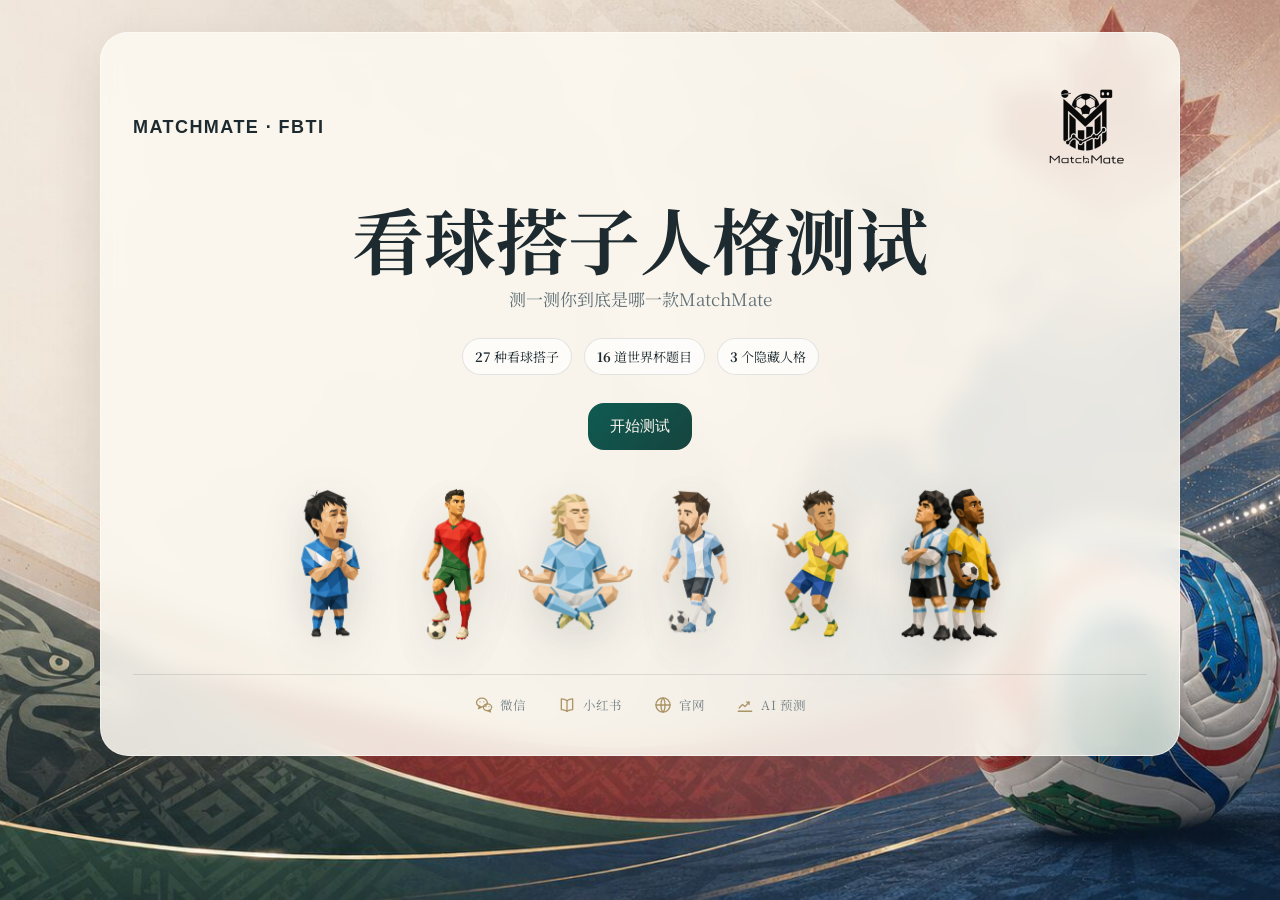
<file: index.html>
<!DOCTYPE html>
<html lang="zh-CN">
<head>
  <meta charset="UTF-8">
  <meta name="viewport" content="width=device-width, initial-scale=1.0">
  <title>看球搭子人格测试 | FBTI Web Quiz</title>
  <link rel="preconnect" href="https://fonts.googleapis.com">
  <link rel="preconnect" href="https://fonts.gstatic.com" crossorigin>
  <!-- 非阻塞加载:大陆访问不到 Google Fonts,阻塞式 link 会白屏到超时;
       拿不到时走 style.css 的系统字体回退栈。Space Grotesk 已自托管(images/fonts/) -->
  <link href="https://fonts.googleapis.com/css2?family=Noto+Sans+SC:wght@400;500;700&family=Noto+Serif+SC:wght@400;600;700&display=swap" rel="stylesheet" media="print" onload="this.media='all'">
  <link rel="stylesheet" href="./style.css">
</head>
<body>
  <div class="page-shell">
    <header class="hero">
      <div class="hero-topbar">
        <div class="brand-wordmark">MatchMate · FBTI</div>
        <a
          class="brand-link"
          href="https://www.matchmate.tv/"
          target="_blank"
          rel="noopener noreferrer"
          aria-label="打开 MatchMate 官网"
        >
          <img
            class="brand-logo"
            src="./images/logo.png"
            alt="MatchMate Logo"
            onerror="this.style.display='none'; this.nextElementSibling.style.display='inline-flex';"
          >
          <span class="brand-fallback">MatchMate</span>
        </a>
      </div>
      <!-- <div class="hero-badge">FBTI · Full Quiz · 2026.05</div> -->
      <h1>看球搭子人格测试</h1>
      <p class="hero-copy">
        测一测你到底是哪一款MatchMate
      </p>
      <div class="hero-meta">
        
        <span><strong>27</strong> 种看球搭子</span>
        <span><strong>16</strong> 道世界杯题目</span>
        <span><strong>3</strong> 个隐藏人格</span>
      </div>
      <button id="start-button" class="primary-button">开始测试</button>
      <div class="hero-player-strip" aria-hidden="true">
        <!-- -sm 缩略图(高340px):封面渲染高仅 168px,原图 1400px+ 留给结果页 -->
        <img class="hero-player hero-player-china" src="./images/FAN-ZY-sm.png" alt="">
        <img class="hero-player hero-player-left" src="./images/CR7-sm.png" alt="">
        <img class="hero-player hero-player-center" src="./images/STAY-H-sm.png" alt="">
        <img class="hero-player hero-player-right" src="./images/LEO-sm.png" alt="">
        <img class="hero-player" src="./images/NEY-MAR-sm.png" alt="">
        <img class="hero-player hero-player-china hero-player-mirror" src="./images/LEGEND-sm.png" alt="">
      </div>
      <!-- 封面入口走低调页脚线风格(细线图标),大金 pill 只保留在结算页 -->
      <nav class="hero-social hero-social--quiet" aria-label="MatchMate 入口">
        <button class="quiet-link" type="button" data-social="wechat" aria-label="微信群聊与公众号">
          <svg class="quiet-icon" viewBox="0 0 24 24" fill="none" stroke="currentColor" stroke-width="1.6" stroke-linecap="round" stroke-linejoin="round" aria-hidden="true">
            <ellipse cx="9.5" cy="9" rx="6.5" ry="5.2"/>
            <path d="M6.5 13.6 5.4 16.4l3.1-1.6"/>
            <circle cx="7.2" cy="8.2" r="0.8" fill="currentColor" stroke="none"/>
            <circle cx="11.8" cy="8.2" r="0.8" fill="currentColor" stroke="none"/>
            <ellipse cx="16.2" cy="14.8" rx="5" ry="4.1"/>
            <path d="M18.9 18.1 19.8 20.4l-2.7-1.4"/>
            <circle cx="14.4" cy="14" r="0.7" fill="currentColor" stroke="none"/>
            <circle cx="18" cy="14" r="0.7" fill="currentColor" stroke="none"/>
          </svg>
          <span>微信</span>
        </button>
        <button class="quiet-link" type="button" data-social="xhs" aria-label="小红书">
          <svg class="quiet-icon" viewBox="0 0 24 24" fill="none" stroke="currentColor" stroke-width="1.6" stroke-linecap="round" stroke-linejoin="round" aria-hidden="true">
            <path d="M12 6.8c-1.7-1.5-4-2.1-6.8-2.1v12.8c2.8 0 5.1.6 6.8 2.1 1.7-1.5 4-2.1 6.8-2.1V4.7c-2.8 0-5.1.6-6.8 2.1"/>
            <path d="M12 6.8v12.8"/>
          </svg>
          <span>小红书</span>
        </button>
        <a class="quiet-link" href="https://www.matchmate.tv/" target="_blank" rel="noopener noreferrer">
          <svg class="quiet-icon" viewBox="0 0 24 24" fill="none" stroke="currentColor" stroke-width="1.6" stroke-linecap="round" stroke-linejoin="round" aria-hidden="true">
            <circle cx="12" cy="12" r="8.5"/>
            <path d="M3.5 12h17"/>
            <path d="M12 3.5c3.2 2.7 3.2 14.3 0 17c-3.2-2.7-3.2-14.3 0-17z"/>
          </svg>
          <span>官网</span>
        </a>
        <a class="quiet-link" href="https://www.matchmate.tv/predict/" target="_blank" rel="noopener noreferrer">
          <svg class="quiet-icon" viewBox="0 0 24 24" fill="none" stroke="currentColor" stroke-width="1.6" stroke-linecap="round" stroke-linejoin="round" aria-hidden="true">
            <path d="M4 19.5h16"/>
            <path d="M5 15.5l4-4.2 3 2.6 4.8-5.4"/>
            <path d="M13.8 8.5h3v3"/>
          </svg>
          <span>AI 预测</span>
        </a>
      </nav>
    </header>

    <main class="quiz-stage">
      <section id="quiz-panel" class="panel hidden" aria-live="polite">
        <button id="home-button" class="ghost-button quiz-home-button" type="button">返回首页</button>
        <div class="progress-row">
          <div>
            <p id="part-label" class="eyebrow"></p>
            <h2 id="question-index" class="section-title"></h2>
          </div>
          <div class="quiz-brandbar">
            <a
              class="quiz-brand-link"
              href="https://www.matchmate.tv/"
              target="_blank"
              rel="noopener noreferrer"
              aria-label="打开 MatchMate 官网"
            >
              <img
                class="quiz-brand-logo"
                src="./images/logo.png"
                alt="MatchMate Logo"
                onerror="this.style.display='none';"
              >
              <span class="quiz-brand-copy">
                <span class="quiz-brand-wordmark">MatchMate · FBTI</span>
                <span class="quiz-brand-subtitle">你是什么看球搭子？</span>
              </span>
            </a>
          </div>
          <div class="progress-copy">
            <span id="progress-text"></span>
          </div>
        </div>
        <div class="progress-bar" aria-hidden="true">
          <div id="progress-fill" class="progress-fill"></div>
        </div>
        <article class="question-card">
          <h3 id="question-text" class="question-text"></h3>
          <figure id="question-media" class="question-media hidden">
            <div id="question-media-grid" class="question-media-grid"></div>
            <figcaption id="question-media-caption" class="question-media-caption"></figcaption>
          </figure>
          <div id="options-list" class="options-list"></div>
        </article>
        <div class="nav-row">
          <button id="prev-button" class="ghost-button" type="button">上一题</button>
          <button id="next-button" class="primary-button" type="button" disabled>下一题</button>
        </div>
      </section>

      <section id="result-panel" class="panel hidden" aria-live="polite">
        <div class="result-header">
          <p id="result-phase" class="eyebrow hidden"></p>
          <p class="result-prompt">你的看球搭子类型是：</p>
          <h3 id="result-title" class="result-title"></h3>
          <h2 id="result-code" class="result-code"></h2>
          <div class="result-portrait-shell">
            <img id="result-portrait" class="result-portrait" alt="">
            <p id="result-quote" class="result-quote"></p>
          </div>
          <p id="result-group" class="result-group hidden"></p>
          <p id="result-short-label" class="result-short-label"></p>
          <div id="hidden-badge" class="hidden-badge hidden">隐藏人格</div>
        </div>

        <div class="result-grid">
          <section class="result-card result-card--radar">
            <h4>看球搭子面板</h4>
            <div id="radar-chart" class="radar-chart"></div>
            <div id="dimension-legend" class="dimension-legend"></div>
          </section>
          <div class="result-right-col">
            <section class="result-card">
              <h4>相近人格</h4>
              <div id="role-breakdown" class="score-list"></div>
            </section>
            <section class="result-card">
              <h4>适合和你一起看球的人</h4>
              <div id="result-neighbors" class="people-tags"></div>
            </section>
          </div>
        </div>

        <section class="result-story">
          <div class="story-lead">
            <p class="eyebrow">Reading</p>
            <h4 id="result-oneliner" class="story-oneliner"></h4>
            <p id="result-profile" class="story-profile"></p>
          </div>
          <div class="story-columns">
            <article class="story-card">
              <h4>你看球时更容易在意</h4>
              <div id="result-focus" class="quote-list"></div>
            </article>
          </div>
        </section>

        <div class="result-actions">
          <div class="result-action-cell">
            <button id="save-image-button" class="ghost-button save-image-button" type="button">保存图片</button>
          </div>
          <div class="result-action-cell">
            <button id="promo-button" class="promo-button" type="button">
              <span>分享赢好礼</span>
            </button>
          </div>
          <div class="result-action-cell">
            <button id="restart-button" class="primary-button" type="button">重新测试</button>
            <p id="hidden-unlock-hint" class="hidden-unlock-hint">重新测试来解锁隐藏看球搭子！</p>
          </div>
        </div>
        <a
          class="result-cta-link"
          href="https://www.matchmate.tv/"
          target="_blank"
          rel="noopener noreferrer"
        >
          访问 MatchMate，认识你的 AI 看球搭子！
        </a>
        <nav class="hero-social hero-social--footer" aria-label="MatchMate 入口">
          <button class="social-pill social-pill--art" type="button" data-social="wechat" aria-label="微信群聊与公众号">
            <img class="social-pill-art" src="./images/pill-wechat.png" alt="">
            <span class="social-pill-label">微信</span>
          </button>
          <button class="social-pill social-pill--art" type="button" data-social="xhs" aria-label="小红书">
            <img class="social-pill-art" src="./images/pill-xhs.png" alt="">
            <span class="social-pill-label">小红书</span>
          </button>
          <a class="social-pill social-pill--art" href="https://www.matchmate.tv/" target="_blank" rel="noopener noreferrer">
            <img class="social-pill-art" src="./images/pill-site.png" alt="">
            <span class="social-pill-label">MatchMate官网</span>
          </a>
          <a class="social-pill social-pill--art" href="https://www.matchmate.tv/predict/" target="_blank" rel="noopener noreferrer">
            <img class="social-pill-art" src="./images/pill-predict.png" alt="">
            <span class="social-pill-label">AI 预测</span>
          </a>
        </nav>
      </section>
    </main>
  </div>

  <div id="save-preview-modal" class="save-preview-modal hidden" role="dialog" aria-modal="true" aria-labelledby="save-preview-title">
    <div class="save-preview-backdrop" data-close-save-preview></div>
    <div class="save-preview-panel">
      <div class="save-preview-header">
        <div>
          <h3 id="save-preview-title">长按保存结果图</h3>
          <p id="save-preview-copy">在微信里长按图片，选择“保存图片”。</p>
        </div>
        <button class="save-preview-close" type="button" aria-label="关闭" data-close-save-preview>×</button>
      </div>
      <img id="save-preview-image" class="save-preview-image" alt="MatchMate 结果图">
    </div>
  </div>

  <div id="social-modal" class="social-modal hidden" role="dialog" aria-modal="true" aria-labelledby="social-modal-title">
    <div class="social-modal-backdrop" data-close-social></div>
    <div class="social-modal-panel">
      <div class="social-modal-header">
        <div>
          <h3 id="social-modal-title">关注我们</h3>
          <p id="social-modal-copy" class="social-modal-copy"></p>
        </div>
        <button class="social-modal-close" type="button" aria-label="关闭" data-close-social>×</button>
      </div>
      <div id="social-modal-media" class="social-modal-media"></div>
      <a id="social-modal-link" class="primary-button social-modal-link hidden" target="_blank" rel="noopener noreferrer">前往主页</a>
    </div>
  </div>

  <div id="promo-modal" class="social-modal hidden" role="dialog" aria-modal="true" aria-labelledby="promo-modal-title">
    <div class="social-modal-backdrop" data-close-promo></div>
    <div class="social-modal-panel promo-modal-panel">
      <div class="social-modal-header">
        <div>
          <h3 id="promo-modal-title">粉丝福利</h3>
          <p class="social-modal-copy">两个活动同时进行，参与就有机会拿好礼</p>
        </div>
        <button class="social-modal-close" type="button" aria-label="关闭" data-close-promo>×</button>
      </div>
      <div class="promo-tabs" role="tablist" aria-label="活动列表">
        <button class="promo-tab is-active" type="button" data-promo-tab="1">🎁 分享赢好礼</button>
        <button class="promo-tab" type="button" data-promo-tab="2">🔓 解锁隐藏人格</button>
      </div>
      <div class="promo-pane" data-promo-pane="1">
        <img class="promo-poster" src="./images/promo-activity-1.jpg" alt="活动一：分享赢好礼">
        <div class="promo-placeholder hidden">
          <span class="promo-placeholder-emoji" aria-hidden="true">🎁</span>
          <strong>活动海报准备中</strong>
          <span>保存结果图分享给朋友，开奖福利敬请期待</span>
        </div>
        <div class="promo-steps">
          <button class="promo-step" type="button" data-promo-action="save">
            <span class="promo-step-num">1</span>
            <span class="promo-step-copy">
              <strong>保存结果图</strong>
            </span>
          </button>
          <div class="promo-step">
            <span class="promo-step-num">2</span>
            <span class="promo-step-copy">
              <strong>分享到朋友圈集赞</strong>
            </span>
          </div>
          <button class="promo-step" type="button" data-promo-action="wechat-mp">
            <span class="promo-step-num">3</span>
            <span class="promo-step-copy">
              <strong>截图发公众号后台兑奖</strong>
            </span>
          </button>
          <!-- 一键关注:方形金徽章(ref/make-badges.py 合成),走 data-promo-action
               先关本弹窗再开下一层,避免同层 z-index 被盖 -->
          <div class="promo-follow">
            <p class="promo-follow-label">也可以直接找到我们</p>
            <div class="promo-follow-row">
              <button class="promo-follow-pill" type="button" data-promo-action="wechat" aria-label="微信群聊与公众号">
                <img class="promo-follow-art" src="./images/badge-wechat.png" alt="微信">
              </button>
              <button class="promo-follow-pill" type="button" data-promo-action="xhs" aria-label="小红书">
                <img class="promo-follow-art" src="./images/badge-xhs.png" alt="小红书">
              </button>
              <a class="promo-follow-pill" href="https://www.matchmate.tv/" target="_blank" rel="noopener noreferrer" aria-label="MatchMate 官网">
                <img class="promo-follow-art" src="./images/badge-site.png" alt="MatchMate 官网">
              </a>
            </div>
          </div>
        </div>
      </div>
      <div class="promo-pane hidden" data-promo-pane="2">
        <img class="promo-poster" src="./images/promo-activity-2.jpg" alt="活动二：解锁隐藏人格">
        <div class="promo-placeholder hidden">
          <span class="promo-placeholder-emoji" aria-hidden="true">🔓</span>
          <strong>活动海报准备中</strong>
          <span>重新测试，有机会遇见 3 个隐藏看球搭子</span>
        </div>
      </div>
    </div>
  </div>

  <!-- 结果页底部悬浮操作栏:必须挂在 body 层(置于 .panel 内会被其 backdrop-filter 劫持 fixed 定位基准) -->
  <div id="result-dock" class="result-dock">
    <div class="result-dock-inner">
      <!-- 官方入口细线行:结算常显+截图必带;[data-social] 加载时静态绑定,静态HTML即接线 -->
      <nav class="dock-follow" aria-label="MatchMate 入口">
        <span class="dock-follow-label">找到我们</span>
        <button class="quiet-link" type="button" data-social="wechat" aria-label="微信群聊与公众号">
          <svg class="quiet-icon" viewBox="0 0 24 24" fill="none" stroke="currentColor" stroke-width="1.6" stroke-linecap="round" stroke-linejoin="round" aria-hidden="true">
            <ellipse cx="9.5" cy="9" rx="6.5" ry="5.2"/>
            <path d="M6.5 13.6 5.4 16.4l3.1-1.6"/>
            <circle cx="7.2" cy="8.2" r="0.8" fill="currentColor" stroke="none"/>
            <circle cx="11.8" cy="8.2" r="0.8" fill="currentColor" stroke="none"/>
            <ellipse cx="16.2" cy="14.8" rx="5" ry="4.1"/>
            <path d="M18.9 18.1 19.8 20.4l-2.7-1.4"/>
            <circle cx="14.4" cy="14" r="0.7" fill="currentColor" stroke="none"/>
            <circle cx="18" cy="14" r="0.7" fill="currentColor" stroke="none"/>
          </svg>
          <span>微信</span>
        </button>
        <button class="quiet-link" type="button" data-social="xhs" aria-label="小红书">
          <svg class="quiet-icon" viewBox="0 0 24 24" fill="none" stroke="currentColor" stroke-width="1.6" stroke-linecap="round" stroke-linejoin="round" aria-hidden="true">
            <path d="M12 6.8c-1.7-1.5-4-2.1-6.8-2.1v12.8c2.8 0 5.1.6 6.8 2.1 1.7-1.5 4-2.1 6.8-2.1V4.7c-2.8 0-5.1.6-6.8 2.1"/>
            <path d="M12 6.8v12.8"/>
          </svg>
          <span>小红书</span>
        </button>
        <a class="quiet-link" href="https://www.matchmate.tv/" target="_blank" rel="noopener noreferrer">
          <svg class="quiet-icon" viewBox="0 0 24 24" fill="none" stroke="currentColor" stroke-width="1.6" stroke-linecap="round" stroke-linejoin="round" aria-hidden="true">
            <circle cx="12" cy="12" r="8.5"/>
            <path d="M3.5 12h17"/>
            <path d="M12 3.5c3.2 2.7 3.2 14.3 0 17c-3.2-2.7-3.2-14.3 0-17z"/>
          </svg>
          <span>官网</span>
        </a>
      </nav>
      <button type="button" class="ghost-button" data-dock-proxy="save-image-button">保存图片</button>
      <button type="button" class="promo-button" data-dock-proxy="promo-button">分享赢好礼</button>
      <button type="button" class="primary-button" data-dock-proxy="restart-button">重新测试</button>
    </div>
  </div>

  <script src="./script.js"></script>
</body>
</html>
</file>
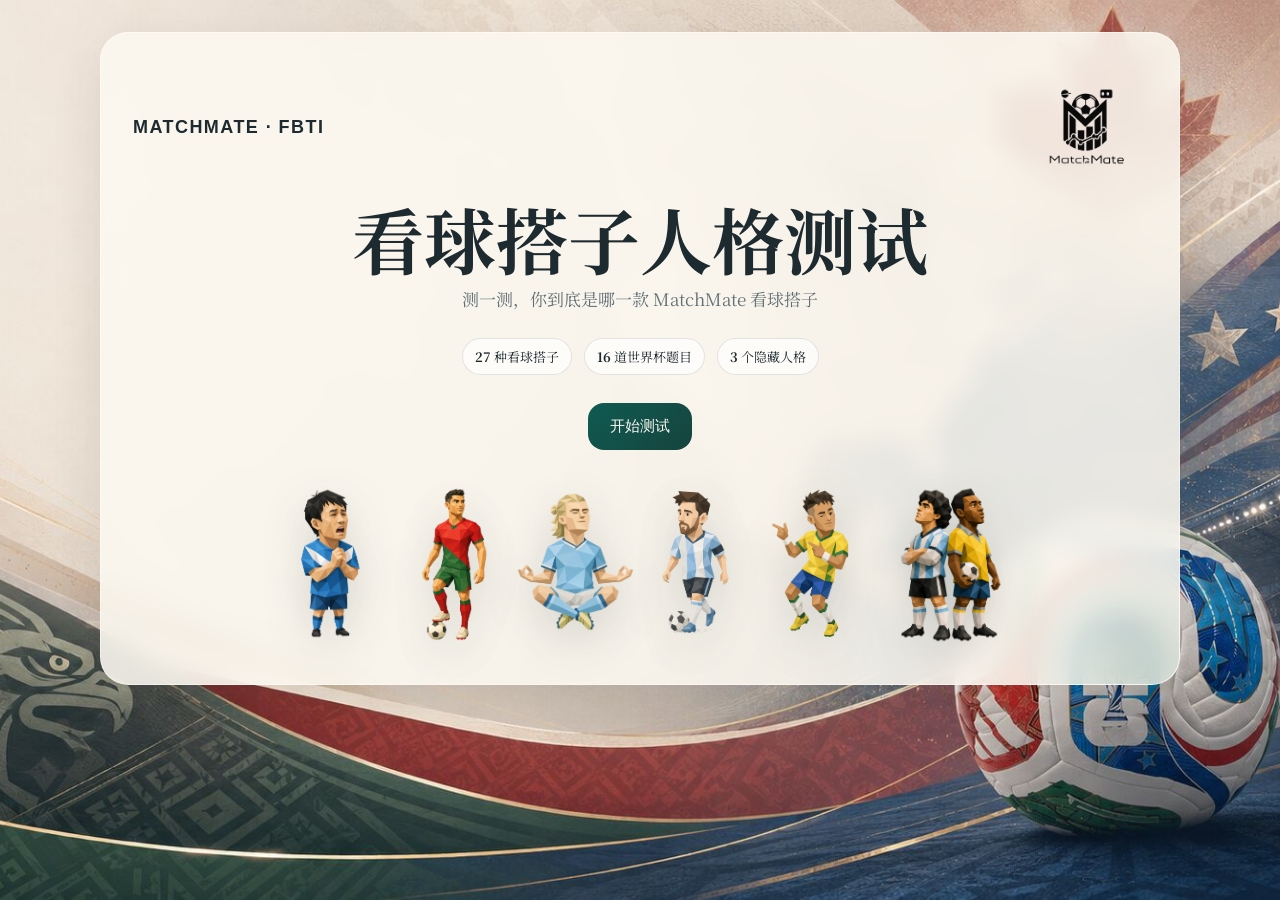
<file: index_demo.html>
<!DOCTYPE html>
<html lang="zh-CN">
<head>
  <meta charset="UTF-8">
  <meta name="viewport" content="width=device-width, initial-scale=1.0">
  <title>看球搭子人格测试 | FBTI Web Quiz</title>
  <link rel="preconnect" href="https://fonts.googleapis.com">
  <link rel="preconnect" href="https://fonts.gstatic.com" crossorigin>
  <link href="https://fonts.googleapis.com/css2?family=Noto+Sans+SC:wght@400;500;700&family=Noto+Serif+SC:wght@400;600;700&family=Space+Grotesk:wght@500;700&display=swap" rel="stylesheet">
  <link rel="stylesheet" href="./styles.css">
</head>
<body>
  <div class="page-shell">
    <header class="hero">
      <div class="hero-topbar">
        <div class="brand-wordmark">MatchMate · FBTI</div>
        <a
          class="brand-link"
          href="https://fbti.matchmate.chat/"
          target="_blank"
          rel="noopener noreferrer"
          aria-label="打开 MatchMate 官网"
        >
          <img
            class="brand-logo"
            src="./main_logo.png"
            alt="MatchMate Logo"
            onerror="this.style.display='none'; this.nextElementSibling.style.display='inline-flex';"
          >
          <span class="brand-fallback">MatchMate</span>
        </a>
      </div>
      <!-- <div class="hero-badge">FBTI · Full Quiz · 2026.05</div> -->
      <h1>看球搭子人格测试</h1>
      <p class="hero-copy">
        测一测，你到底是哪一款 MatchMate 看球搭子
      </p>
      <div class="hero-meta">
        
        <span><strong>27</strong> 种看球搭子</span>
        <span><strong>16</strong> 道世界杯题目</span>
        <span><strong>3</strong> 个隐藏人格</span>
      </div>
      <button id="start-button" class="primary-button">开始测试</button>
      <div class="hero-player-strip" aria-hidden="true">
        <img class="hero-player hero-player-china" src="./images_new/FAN-ZY.png" alt="">
        <img class="hero-player hero-player-left" src="./images_new/CR7.png" alt="">
        <img class="hero-player hero-player-center" src="./images_new/STAY-H.png" alt="">
        <img class="hero-player hero-player-right" src="./images_new/LEO.png" alt="">
        <img class="hero-player" src="./images_new/NEY-MAR.png" alt="">
        <img class="hero-player hero-player-china hero-player-mirror" src="./images_new/LEGEND.png" alt="">
      </div>
    </header>

    <main class="quiz-stage">
      <section id="quiz-panel" class="panel hidden" aria-live="polite">
        <button id="home-button" class="ghost-button quiz-home-button" type="button">返回首页</button>
        <div class="progress-row">
          <div>
            <p id="part-label" class="eyebrow"></p>
            <h2 id="question-index" class="section-title"></h2>
          </div>
          <div class="quiz-brandbar">
            <a
              class="quiz-brand-link"
              href="https://fbti.matchmate.chat/"
              target="_blank"
              rel="noopener noreferrer"
              aria-label="打开 MatchMate 官网"
            >
              <img
                class="quiz-brand-logo"
                src="./main_logo.png"
                alt="MatchMate Logo"
                onerror="this.style.display='none';"
              >
              <span class="quiz-brand-copy">
                <span class="quiz-brand-wordmark">MatchMate · FBTI</span>
                <span class="quiz-brand-subtitle">你是什么看球搭子？</span>
              </span>
            </a>
          </div>
          <div class="progress-copy">
            <span id="progress-text"></span>
          </div>
        </div>
        <div class="progress-bar" aria-hidden="true">
          <div id="progress-fill" class="progress-fill"></div>
        </div>
        <article class="question-card">
          <h3 id="question-text" class="question-text"></h3>
          <div id="options-list" class="options-list"></div>
        </article>
        <div class="nav-row">
          <button id="prev-button" class="ghost-button" type="button">上一题</button>
          <button id="next-button" class="primary-button" type="button" disabled>下一题</button>
        </div>
      </section>

      <section id="result-panel" class="panel hidden" aria-live="polite">
        <div class="result-header">
          <p id="result-phase" class="eyebrow hidden"></p>
          <p class="result-prompt">你的看球搭子类型是：</p>
          <h3 id="result-title" class="result-title"></h3>
          <h2 id="result-code" class="result-code"></h2>
          <div class="result-portrait-shell">
            <img id="result-portrait" class="result-portrait" alt="">
            <p id="result-quote" class="result-quote"></p>
          </div>
          <p id="result-group" class="result-group hidden"></p>
          <p id="result-short-label" class="result-short-label"></p>
          <div id="hidden-badge" class="hidden-badge hidden">隐藏人格</div>
        </div>

        <div class="result-grid">
          <section class="result-card result-card--radar">
            <h4>看球搭子面板</h4>
            <div id="radar-chart" class="radar-chart"></div>
            <div id="dimension-legend" class="dimension-legend"></div>
          </section>
          <div class="result-right-col">
            <section class="result-card">
              <h4>相近人格</h4>
              <div id="role-breakdown" class="score-list"></div>
            </section>
            <section class="result-card">
              <h4>适合和你一起看球的人</h4>
              <div id="result-neighbors" class="people-tags"></div>
            </section>
          </div>
        </div>

        <section class="result-story">
          <div class="story-lead">
            <p class="eyebrow">Reading</p>
            <h4 id="result-oneliner" class="story-oneliner"></h4>
            <p id="result-profile" class="story-profile"></p>
          </div>
          <div class="story-columns">
            <article class="story-card">
              <h4>你看球时更容易在意</h4>
              <div id="result-focus" class="quote-list"></div>
            </article>
          </div>
        </section>

        <div class="result-actions">
          <div class="result-action-cell">
            <button id="save-image-button" class="ghost-button save-image-button" type="button">保存结果图案</button>
            <p id="hidden-unlock-hint" class="hidden-unlock-hint">重新测试来解锁隐藏看球搭子！</p>
          </div>
          <div class="result-action-cell">
            <button id="copy-button" class="ghost-button" type="button">复制结果文案</button>
          </div>
          <div class="result-action-cell">
            <button id="restart-button" class="primary-button" type="button">重新测试</button>
          </div>
        </div>
        <a
          class="result-cta-link"
          href="https://fbti.matchmate.chat/"
          target="_blank"
          rel="noopener noreferrer"
        >
          访问 MatchMate，认识你的 AI 看球搭子！
        </a>
      </section>
    </main>
  </div>

  <script src="./app_demo.js"></script>
</body>
</html>
</file>
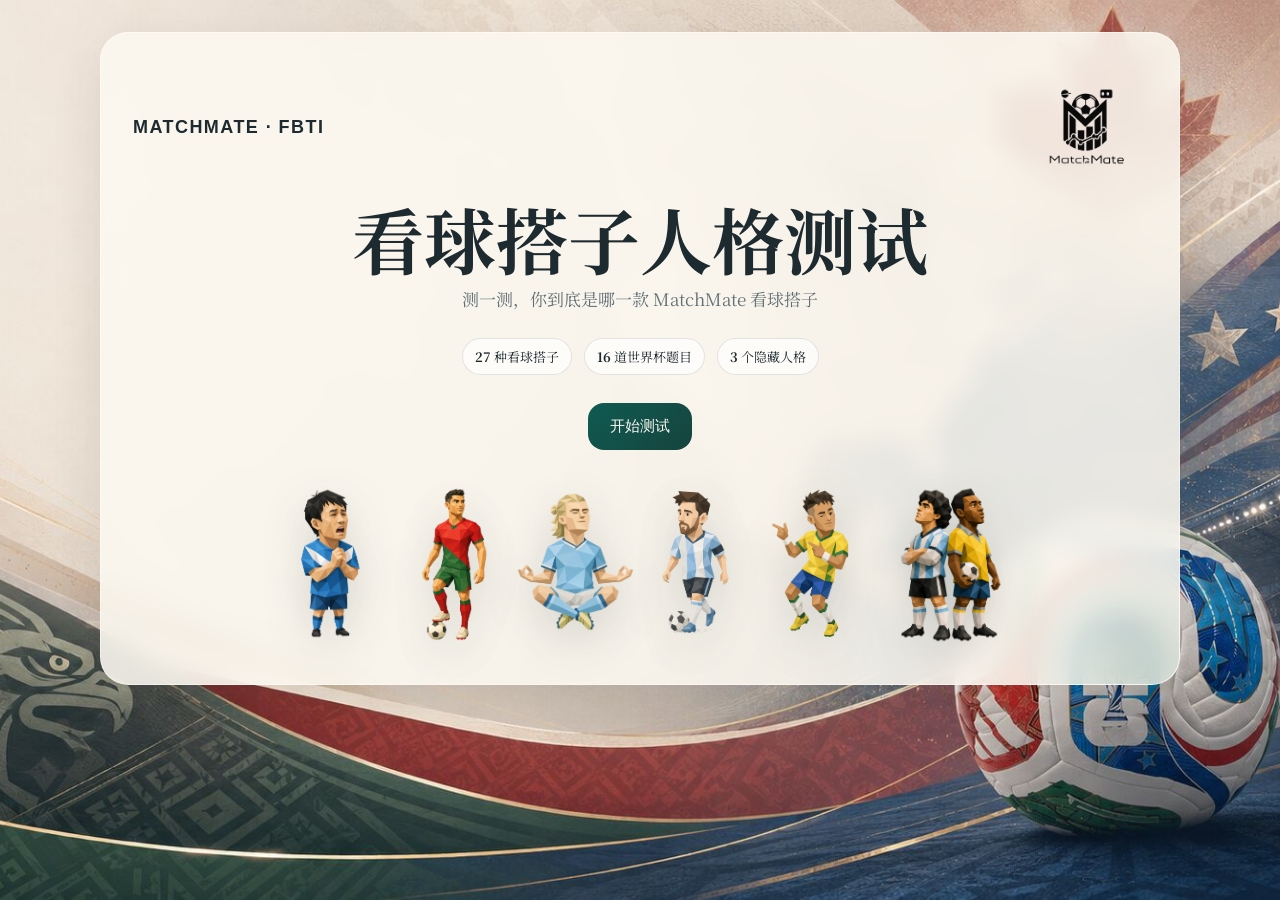
<file: tools/demo/index_demo.html>
<!DOCTYPE html>
<html lang="zh-CN">
<head>
  <meta charset="UTF-8">
  <meta name="viewport" content="width=device-width, initial-scale=1.0">
  <title>看球搭子人格测试 | FBTI Web Quiz</title>
  <link rel="preconnect" href="https://fonts.googleapis.com">
  <link rel="preconnect" href="https://fonts.gstatic.com" crossorigin>
  <link href="https://fonts.googleapis.com/css2?family=Noto+Sans+SC:wght@400;500;700&family=Noto+Serif+SC:wght@400;600;700&family=Space+Grotesk:wght@500;700&display=swap" rel="stylesheet">
  <link rel="stylesheet" href="../../style.css">
</head>
<body>
  <div class="page-shell">
    <header class="hero">
      <div class="hero-topbar">
        <div class="brand-wordmark">MatchMate · FBTI</div>
        <a
          class="brand-link"
          href="https://fbti.matchmate.chat/"
          target="_blank"
          rel="noopener noreferrer"
          aria-label="打开 MatchMate 官网"
        >
          <img
            class="brand-logo"
            src="../../images/main_logo.png"
            alt="MatchMate Logo"
            onerror="this.style.display='none'; this.nextElementSibling.style.display='inline-flex';"
          >
          <span class="brand-fallback">MatchMate</span>
        </a>
      </div>
      <!-- <div class="hero-badge">FBTI · Full Quiz · 2026.05</div> -->
      <h1>看球搭子人格测试</h1>
      <p class="hero-copy">
        测一测，你到底是哪一款 MatchMate 看球搭子
      </p>
      <div class="hero-meta">
        
        <span><strong>27</strong> 种看球搭子</span>
        <span><strong>16</strong> 道世界杯题目</span>
        <span><strong>3</strong> 个隐藏人格</span>
      </div>
      <button id="start-button" class="primary-button">开始测试</button>
      <div class="hero-player-strip" aria-hidden="true">
        <img class="hero-player hero-player-china" src="../../images/FAN-ZY.png" alt="">
        <img class="hero-player hero-player-left" src="../../images/CR7.png" alt="">
        <img class="hero-player hero-player-center" src="../../images/STAY-H.png" alt="">
        <img class="hero-player hero-player-right" src="../../images/LEO.png" alt="">
        <img class="hero-player" src="../../images/NEY-MAR.png" alt="">
        <img class="hero-player hero-player-china hero-player-mirror" src="../../images/LEGEND.png" alt="">
      </div>
    </header>

    <main class="quiz-stage">
      <section id="quiz-panel" class="panel hidden" aria-live="polite">
        <button id="home-button" class="ghost-button quiz-home-button" type="button">返回首页</button>
        <div class="progress-row">
          <div>
            <p id="part-label" class="eyebrow"></p>
            <h2 id="question-index" class="section-title"></h2>
          </div>
          <div class="quiz-brandbar">
            <a
              class="quiz-brand-link"
              href="https://fbti.matchmate.chat/"
              target="_blank"
              rel="noopener noreferrer"
              aria-label="打开 MatchMate 官网"
            >
              <img
                class="quiz-brand-logo"
                src="../../images/main_logo.png"
                alt="MatchMate Logo"
                onerror="this.style.display='none';"
              >
              <span class="quiz-brand-copy">
                <span class="quiz-brand-wordmark">MatchMate · FBTI</span>
                <span class="quiz-brand-subtitle">你是什么看球搭子？</span>
              </span>
            </a>
          </div>
          <div class="progress-copy">
            <span id="progress-text"></span>
          </div>
        </div>
        <div class="progress-bar" aria-hidden="true">
          <div id="progress-fill" class="progress-fill"></div>
        </div>
        <article class="question-card">
          <h3 id="question-text" class="question-text"></h3>
          <div id="options-list" class="options-list"></div>
        </article>
        <div class="nav-row">
          <button id="prev-button" class="ghost-button" type="button">上一题</button>
          <button id="next-button" class="primary-button" type="button" disabled>下一题</button>
        </div>
      </section>

      <section id="result-panel" class="panel hidden" aria-live="polite">
        <div class="result-header">
          <p id="result-phase" class="eyebrow hidden"></p>
          <p class="result-prompt">你的看球搭子类型是：</p>
          <h3 id="result-title" class="result-title"></h3>
          <h2 id="result-code" class="result-code"></h2>
          <div class="result-portrait-shell">
            <img id="result-portrait" class="result-portrait" alt="">
            <p id="result-quote" class="result-quote"></p>
          </div>
          <p id="result-group" class="result-group hidden"></p>
          <p id="result-short-label" class="result-short-label"></p>
          <div id="hidden-badge" class="hidden-badge hidden">隐藏人格</div>
        </div>

        <div class="result-grid">
          <section class="result-card result-card--radar">
            <h4>看球搭子面板</h4>
            <div id="radar-chart" class="radar-chart"></div>
            <div id="dimension-legend" class="dimension-legend"></div>
          </section>
          <div class="result-right-col">
            <section class="result-card">
              <h4>相近人格</h4>
              <div id="role-breakdown" class="score-list"></div>
            </section>
            <section class="result-card">
              <h4>适合和你一起看球的人</h4>
              <div id="result-neighbors" class="people-tags"></div>
            </section>
          </div>
        </div>

        <section class="result-story">
          <div class="story-lead">
            <p class="eyebrow">Reading</p>
            <h4 id="result-oneliner" class="story-oneliner"></h4>
            <p id="result-profile" class="story-profile"></p>
          </div>
          <div class="story-columns">
            <article class="story-card">
              <h4>你看球时更容易在意</h4>
              <div id="result-focus" class="quote-list"></div>
            </article>
          </div>
        </section>

        <div class="result-actions">
          <div class="result-action-cell">
            <button id="save-image-button" class="ghost-button save-image-button" type="button">保存结果图案</button>
            <p id="hidden-unlock-hint" class="hidden-unlock-hint">重新测试来解锁隐藏看球搭子！</p>
          </div>
          <div class="result-action-cell">
            <button id="copy-button" class="ghost-button" type="button">复制结果文案</button>
          </div>
          <div class="result-action-cell">
            <button id="restart-button" class="primary-button" type="button">重新测试</button>
          </div>
        </div>
        <a
          class="result-cta-link"
          href="https://fbti.matchmate.chat/"
          target="_blank"
          rel="noopener noreferrer"
        >
          访问 MatchMate，认识你的 AI 看球搭子！
        </a>
      </section>
    </main>
  </div>

  <script src="./app_demo.js"></script>
</body>
</html>
</file>
<file: style.css>
/* Space Grotesk 自托管(变量字体,latin 子集 6.7K,wght 覆盖 500-700):
   只用于拉丁字母品牌字,大陆拿不到 Google Fonts 也能稳定渲染 */
@font-face {
  font-family: "Space Grotesk";
  font-style: normal;
  font-weight: 500 700;
  font-display: swap;
  src: url("./images/fonts/space-grotesk-latin.woff2") format("woff2");
}

:root {
  --bg: #f4efe5;
  --paper: rgba(252, 249, 241, 0.88);
  --ink: #1d2a2f;
  --muted: #617076;
  --line: rgba(29, 42, 47, 0.12);
  --accent: #0f5b52;
  --accent-2: #d56f2a;
  --accent-3: #d9c7a0;
  --shadow: 0 20px 50px rgba(53, 42, 24, 0.12);
}

* {
  box-sizing: border-box;
}

body {
  margin: 0;
  /* webfont 拿不到时(大陆为常态)按系统中文衬线回退,避免风格随机漂移 */
  font-family: "Noto Serif SC", "Songti SC", "STSong", "SimSun", serif;
  color: var(--ink);
  background: #eef1f4 url("./images/banner.jpg") center center / cover no-repeat fixed;
  min-height: 100vh;
  position: relative;
  overflow-x: hidden;
}

body::before {
  content: none;
}

body::after {
  content: none;
}

.page-shell {
  width: min(1080px, calc(100% - 32px));
  margin: 0 auto;
  padding: 32px 0 56px;
  position: relative;
  z-index: 1;
}

.hero,
.panel {
  background: var(--paper);
  backdrop-filter: blur(12px);
  border: 1px solid rgba(255, 255, 255, 0.45);
  box-shadow: var(--shadow);
  border-radius: 28px;
}

.hero {
  padding: 36px 32px;
  position: relative;
  overflow: hidden;
}

.hero-topbar {
  display: flex;
  align-items: center;
  justify-content: space-between;
  gap: 20px;
}

.brand-wordmark {
  font-family: "Space Grotesk", sans-serif;
  font-size: 18px;
  font-weight: 700;
  letter-spacing: 0.08em;
  text-transform: uppercase;
  color: var(--ink);
}

.brand-link {
  display: inline-flex;
  align-items: center;
  justify-content: center;
  text-decoration: none;
  transition: transform 160ms ease, opacity 160ms ease;
}

.brand-link:hover {
  transform: translateY(-1px);
  opacity: 0.92;
}

.brand-logo {
  display: block;
  width: min(124px, 28vw);
  height: auto;
  object-fit: contain;
}

.brand-fallback {
  display: none;
  font-family: "Space Grotesk", sans-serif;
  font-size: clamp(28px, 5vw, 42px);
  letter-spacing: 0.04em;
  color: var(--ink);
}

.hero::after {
  content: "";
  position: absolute;
  inset: auto -80px -100px auto;
  width: 240px;
  height: 240px;
  background: radial-gradient(circle, rgba(15, 91, 82, 0.18), transparent 72%);
}

.hero-badge,
.eyebrow,
.progress-copy {
  font-family: "Space Grotesk", sans-serif;
  letter-spacing: 0.08em;
  text-transform: uppercase;
}

.hero-badge {
  display: inline-flex;
  padding: 7px 12px;
  border-radius: 999px;
  background: rgba(15, 91, 82, 0.1);
  color: var(--accent);
  font-size: 12px;
}

.hero h1 {
  margin: 18px 0 10px;
  font-size: clamp(40px, 7vw, 72px);
  line-height: 1;
  text-align: center;
}

.hero-copy {
  max-width: 720px;
  margin: 0 auto;
  font-size: 17px;
  line-height: 1.75;
  color: var(--muted);
  text-align: center;
}

.hero-meta {
  display: flex;
  flex-wrap: wrap;
  gap: 12px;
  margin: 24px 0 28px;
  justify-content: center;
}

.hero-meta span,
.hidden-badge {
  padding: 8px 12px;
  border-radius: 999px;
  border: 1px solid var(--line);
  font-size: 13px;
}

.hero-meta span {
  background: rgba(255, 255, 255, 0.7);
}

.hero-player-strip {
  display: flex;
  justify-content: center;
  align-items: end;
  flex-wrap: wrap;
  gap: 4px;
  margin-top: 28px;
  min-height: 170px;
}

.hero-player {
  display: block;
  height: 168px;
  width: auto;
  object-fit: contain;
  filter: drop-shadow(0 14px 22px rgba(29, 42, 47, 0.16));
}

.hero-player-left,
.hero-player-right {
  height: 168px;
  opacity: 0.96;
}

.hero-player-left,
.hero-player-center,
.hero-player-right {
  transform: none;
}

.hero-player-mirror {
  transform: scaleX(-1);
}

.hidden-badge {
  display: inline-flex;
  margin-top: 16px;
  background: linear-gradient(135deg, rgba(213, 111, 42, 0.16), rgba(15, 91, 82, 0.14));
  color: var(--ink);
}

.quiz-stage {
  margin-top: 24px;
}

.panel {
  padding: 28px;
  position: relative;
}

.hidden {
  display: none;
}

.progress-row {
  display: flex;
  justify-content: space-between;
  gap: 16px;
  align-items: end;
}

.quiz-home-button {
  position: absolute;
  top: 18px;
  right: 18px;
  z-index: 2;
}

.quiz-brandbar {
  display: flex;
  flex: 1 1 auto;
  justify-content: center;
  align-items: end;
}

.quiz-brand-link {
  display: inline-flex;
  align-items: center;
  justify-content: flex-start;
  gap: 12px;
  text-decoration: none;
  transition: transform 160ms ease, opacity 160ms ease;
}

.quiz-brand-link:hover {
  transform: translateY(-1px);
  opacity: 0.92;
}

.quiz-brand-logo {
  display: block;
  width: min(92px, 22vw);
  height: auto;
  object-fit: contain;
}

.quiz-brand-copy {
  display: grid;
  grid-template-columns: 1fr;
  align-items: center;
  gap: 4px;
  text-align: center;
}

.quiz-brand-wordmark {
  display: block;
  font-family: "Space Grotesk", sans-serif;
  font-size: 17px;
  font-weight: 700;
  letter-spacing: 0.08em;
  text-transform: uppercase;
  color: var(--ink);
  white-space: nowrap;
}

.quiz-brand-subtitle {
  display: block;
  margin: 0;
  font-size: 14px;
  line-height: 1.6;
  color: var(--muted);
  white-space: nowrap;
}

.eyebrow {
  margin: 0 0 8px;
  font-size: 12px;
  color: var(--accent);
}

.section-title {
  margin: 0;
  font-size: 28px;
}

.progress-copy {
  color: var(--muted);
  font-size: 13px;
}

.progress-bar {
  width: 100%;
  height: 10px;
  border-radius: 999px;
  background: rgba(29, 42, 47, 0.08);
  margin-top: 18px;
  overflow: hidden;
}

.progress-fill {
  height: 100%;
  width: 0;
  border-radius: inherit;
  background: linear-gradient(90deg, #006847 0%, #d52b1e 40%, #3c3b6e 72%, #3c3b6e 100%);
  transition: width 220ms ease;
}

.question-card {
  margin-top: 24px;
  padding: 28px;
  border-radius: 24px;
  background: rgba(255, 255, 255, 0.64);
  border: 1px solid var(--line);
}

.question-text {
  margin: 0;
  font-size: clamp(24px, 3vw, 34px);
  line-height: 1.45;
  min-height: calc(1em * 1.45 * 2);
}

.question-media {
  margin: 18px 0 0;
  overflow: hidden;
  border-radius: 18px;
  border: 1px solid var(--line);
  background: rgba(248, 244, 235, 0.72);
}

.question-media-grid {
  display: grid;
  grid-template-columns: minmax(160px, 0.85fr) minmax(220px, 1.4fr);
  gap: 1px;
  background: var(--line);
}

.question-media-grid.single {
  display: block;
}

.question-media-image {
  display: block;
  width: 100%;
  height: 240px;
  object-fit: contain;
  background: rgba(255, 255, 255, 0.72);
}

.question-media-caption {
  margin: 0;
  padding: 10px 14px;
  color: var(--muted);
  font-size: 13px;
  line-height: 1.5;
}

.options-list {
  display: grid;
  gap: 14px;
  margin-top: 26px;
}

.option-button {
  display: grid;
  grid-template-columns: 34px minmax(0, 1fr);
  align-items: start;
  gap: 12px;
  width: 100%;
  text-align: left;
  padding: 18px 20px;
  border-radius: 20px;
  border: 1px solid var(--line);
  background: rgba(248, 244, 235, 0.72);
  color: var(--ink);
  cursor: pointer;
  transition: transform 160ms ease, border-color 160ms ease, background 160ms ease;
}

.option-button:hover {
  transform: translateY(-2px);
  border-color: rgba(15, 91, 82, 0.4);
}

.option-button.selected {
  background: linear-gradient(135deg, rgba(15, 91, 82, 0.1), rgba(213, 111, 42, 0.1));
  border-color: var(--accent);
}

.option-label {
  display: inline-flex;
  width: 34px;
  height: 34px;
  border-radius: 50%;
  align-items: center;
  justify-content: center;
  font-family: "Space Grotesk", sans-serif;
  font-size: 14px;
  background: rgba(15, 91, 82, 0.1);
  color: var(--accent);
}

.option-text {
  display: block;
  font-size: 16px;
  line-height: 1.75;
}

.nav-row,
.action-stack {
  display: flex;
  justify-content: space-between;
  gap: 14px;
  margin-top: 22px;
}

.result-actions {
  display: grid;
  grid-template-columns: repeat(3, minmax(0, 1fr));
  align-items: start;
  gap: 14px;
  margin-top: 22px;
}

.action-stack {
  flex-wrap: wrap;
}

.result-action-cell {
  display: grid;
  align-content: start;
  justify-items: stretch;
  gap: 6px;
  min-width: 0;
}

.result-actions button {
  box-sizing: border-box;
  display: inline-flex;
  align-items: center;
  justify-content: center;
  width: 100%;
  height: 64px;
  min-height: 64px;
  padding: 0 18px;
  white-space: nowrap;
}

/* 操作行/悬浮栏按钮字体与「分享赢好礼」金 pill 统一(button 默认不继承页面衬线字体) */
.result-actions button,
.result-dock button {
  font-family: inherit;
  font-weight: 700;
  letter-spacing: 0.04em;
}

.hidden-unlock-hint {
  margin: 0;
  color: var(--muted);
  font-size: 12px;
  line-height: 1.4;
  text-align: center;
}

.result-cta-link {
  display: block;
  margin-top: 16px;
  text-align: center;
  color: var(--accent);
  font-size: 15px;
  line-height: 1.7;
  text-decoration: none;
}

.result-cta-link:hover {
  text-decoration: underline;
}

#start-button {
  display: block;
  margin: 0 auto;
}

.micro-copy {
  width: 100%;
  margin: 0;
  color: var(--muted);
  font-size: 13px;
}

.primary-button,
.ghost-button {
  border: 0;
  border-radius: 16px;
  padding: 14px 22px;
  font-size: 15px;
  cursor: pointer;
  transition: transform 150ms ease, opacity 150ms ease;
}

.primary-button {
  background: linear-gradient(135deg, var(--accent), #16443e);
  color: #fffaf2;
}

.ghost-button {
  background: transparent;
  color: var(--ink);
  border: 1px solid var(--line);
}

#save-image-button,
.save-image-button {
  background: linear-gradient(135deg, #1f4b99, #12336f);
  color: #f8fbff;
  border: 1px solid rgba(18, 51, 111, 0.28);
  box-shadow: 0 10px 24px rgba(18, 51, 111, 0.18);
}

.primary-button:disabled {
  opacity: 0.45;
  cursor: not-allowed;
}

.ghost-button:disabled {
  opacity: 0.45;
  cursor: not-allowed;
}

.primary-button:hover:not(:disabled),
.ghost-button:hover:not(:disabled) {
  transform: translateY(-1px);
}

.save-preview-modal {
  position: fixed;
  inset: 0;
  z-index: 21; /* 比 social/promo(20) 高一层:三步卡点「保存」时直接叠在活动弹窗上 */
  display: grid;
  place-items: center;
  padding: 18px;
}

.save-preview-modal.hidden {
  display: none;
}

.save-preview-backdrop {
  position: absolute;
  inset: 0;
  background: rgba(12, 18, 20, 0.58);
  backdrop-filter: blur(6px);
}

.save-preview-panel {
  position: relative;
  z-index: 1;
  width: min(480px, 100%);
  max-height: min(92vh, 760px);
  display: grid;
  grid-template-rows: auto minmax(0, 1fr);
  gap: 12px;
  padding: 14px;
  border-radius: 18px;
  background: rgba(252, 249, 241, 0.96);
  border: 1px solid rgba(255, 255, 255, 0.56);
  box-shadow: 0 24px 70px rgba(10, 18, 20, 0.28);
}

.save-preview-header {
  display: flex;
  justify-content: space-between;
  gap: 14px;
  align-items: start;
}

.save-preview-header h3 {
  margin: 0;
  font-size: 18px;
}

.save-preview-header p {
  margin: 4px 0 0;
  color: var(--muted);
  font-size: 13px;
  line-height: 1.5;
}

.save-preview-close {
  width: 34px;
  height: 34px;
  border: 1px solid var(--line);
  border-radius: 50%;
  background: rgba(255, 255, 255, 0.68);
  color: var(--ink);
  font-size: 22px;
  line-height: 1;
  cursor: pointer;
}

.save-preview-image {
  display: block;
  width: 100%;
  max-height: calc(92vh - 104px);
  object-fit: contain;
  border-radius: 12px;
  background: #fffaf2;
  -webkit-touch-callout: default;
  user-select: auto;
}

.result-header {
  display: grid;
  justify-items: center;
  padding-top: 0;
  padding-bottom: 22px;
  border-bottom: 1px solid var(--line);
  text-align: center;
  gap: 0;
}

.result-portrait-shell {
  width: min(360px, 78vw);
  height: 480px;
  margin-bottom: 0;
  margin-top: 0;
  border-radius: 28px;
  background:
    radial-gradient(circle at top, rgba(213, 111, 42, 0.18), transparent 48%),
    linear-gradient(180deg, rgba(255, 255, 255, 0.88), rgba(244, 239, 229, 0.88));
  border: 1px solid var(--line);
  display: grid;
  grid-template-rows: 1fr auto;
  place-items: center;
  overflow: hidden;
  padding: 18px 18px 14px 18px;
}

.result-portrait {
  width: calc(100% + 36px);
  height: auto;
  max-height: 400px;
  object-fit: contain;
  object-position: center center;
  display: block;
  margin-top: 0;
  margin-left: -18px;
  margin-right: -18px;
  align-self: center;
  justify-self: center;
  transform: translateY(0);
}

.result-portrait-shell[data-role-code="BALO"] .result-portrait {
  transform: translateY(-24px);
}

.result-portrait-shell[data-role-code="COLL-NA"] .result-portrait {
  transform: translateY(-24px);
}

.result-portrait-shell[data-role-code="KARIUS"] .result-portrait {
  transform: translateY(-24px);
}

.result-portrait-shell[data-role-code="ZZZJ"] .result-portrait {
  transform: translateY(46px) scale(1.22);
  transform-origin: center top;
}

.result-prompt {
  margin: 0 0 4px;
  font-size: clamp(24px, 3vw, 36px);
  font-weight: 600;
  color: var(--ink);
  text-align: center;
}

.result-code {
  margin: 8px 0 0;
  font-family: "Space Grotesk", sans-serif;
  font-size: clamp(24px, 4vw, 36px);
  letter-spacing: 0.08em;
  color: var(--muted);
}

.result-title {
  margin: 8px 0 6px;
  font-size: clamp(38px, 6vw, 60px);
  font-family: "Noto Sans SC", "Microsoft YaHei", "PingFang SC", sans-serif;
  font-weight: 700;
}

.result-group,
.result-short-label {
  margin: 0;
  color: var(--muted);
  line-height: 1.8;
}

.result-quote {
  margin: 0;
  padding-top: 8px;
  font-style: normal;
  font-weight: 700;
  color: var(--ink);
  font-size: 18px;
  line-height: 1.4;
  text-align: center;
  align-self: end;
  justify-self: center;
  white-space: nowrap;
  overflow: hidden;
  text-overflow: ellipsis;
  max-width: 100%;
}

.result-grid {
  display: grid;
  grid-template-columns: repeat(2, minmax(0, 1fr));
  grid-template-rows: 1fr;
  gap: 16px;
  margin-top: 24px;
  align-items: stretch;
}

.result-right-col {
  display: grid;
  gap: 16px;
  align-content: start;
}

.result-card--radar {
  display: flex;
  flex-direction: column;
  align-items: center;
  overflow: visible;
  padding: 24px;
  height: 100%;
}

.result-story {
  margin-top: 18px;
  display: grid;
  gap: 16px;
}

.story-lead,
.story-card {
  padding: 22px;
  border-radius: 22px;
  background: rgba(255, 255, 255, 0.68);
  border: 1px solid var(--line);
}

.story-oneliner {
  margin: 0;
  font-size: clamp(24px, 3vw, 34px);
  line-height: 1.5;
}

.story-profile,
.story-vibe {
  margin: 14px 0 0;
  color: var(--muted);
  line-height: 1.85;
  white-space: pre-line;
}

.profile-subtitle {
  display: inline-block;
  margin-top: 10px;
  color: var(--ink);
  font-weight: 700;
}

.story-columns {
  display: grid;
  grid-template-columns: repeat(2, minmax(0, 1fr));
  gap: 16px;
}

.story-columns > *:only-child {
  grid-column: 1 / -1;
}

.story-card h4 {
  margin: 0 0 14px;
  font-size: 16px;
}

.quote-list {
  display: grid;
  gap: 10px;
}

.quote-item {
  padding: 12px 14px;
  border-radius: 16px;
  background: rgba(15, 91, 82, 0.06);
  color: var(--ink);
  line-height: 1.7;
}

.people-tags {
  display: flex;
  flex-wrap: wrap;
  gap: 10px;
}

.people-tag {
  display: inline-flex;
  padding: 10px 12px;
  border-radius: 999px;
  background: rgba(213, 111, 42, 0.08);
  border: 1px solid rgba(213, 111, 42, 0.16);
  color: var(--ink);
  font-size: 14px;
  line-height: 1.5;
}

.result-card {
  padding: 22px;
  border-radius: 22px;
  background: rgba(255, 255, 255, 0.64);
  border: 1px solid var(--line);
}

.result-card h4 {
  margin: 0 0 12px;
  font-size: 16px;
}

.result-card p {
  margin: 0;
  line-height: 1.75;
  color: var(--muted);
}

.score-list {
  display: grid;
  gap: 10px;
}

.score-row {
  display: flex;
  justify-content: space-between;
  gap: 14px;
  align-items: center;
  padding: 10px 0;
  border-bottom: 1px dashed rgba(29, 42, 47, 0.12);
}

.score-row:last-child {
  border-bottom: 0;
  padding-bottom: 0;
}

.score-name {
  line-height: 1.55;
}

.score-value {
  font-family: "Space Grotesk", sans-serif;
  color: var(--accent);
  white-space: nowrap;
}

#result-panel.is-hidden-result {
  --hidden-bg: #243342;
  --hidden-stage: rgba(24, 34, 45, 0.78);
  --hidden-gold: #f2d36b;
  --hidden-gold-soft: rgba(242, 211, 107, 0.18);
  --hidden-text: #fff8ea;
  --hidden-muted: #e8d6b0;
  background:
    radial-gradient(circle at 88% 8%, rgba(242, 211, 107, 0.18), transparent 30%),
    radial-gradient(circle at 12% 88%, rgba(213, 111, 42, 0.2), transparent 32%),
    linear-gradient(135deg, #263244 0%, #365047 54%, #8a6033 100%);
  border-color: rgba(242, 211, 107, 0.58);
  border-width: 2px;
  color: var(--hidden-text);
}

#result-panel.is-hidden-result .result-header {
  border-bottom-color: rgba(242, 211, 107, 0.24);
}

#result-panel.is-hidden-result .result-prompt,
#result-panel.is-hidden-result .result-title,
#result-panel.is-hidden-result .result-quote,
#result-panel.is-hidden-result .story-oneliner,
#result-panel.is-hidden-result .result-card h4,
#result-panel.is-hidden-result .story-card h4,
#result-panel.is-hidden-result .profile-subtitle,
#result-panel.is-hidden-result .score-name,
#result-panel.is-hidden-result .legend-name {
  color: var(--hidden-text);
}

#result-panel.is-hidden-result .result-code,
#result-panel.is-hidden-result .eyebrow,
#result-panel.is-hidden-result .score-value {
  color: var(--hidden-gold);
}

#result-panel.is-hidden-result .result-group,
#result-panel.is-hidden-result .result-short-label,
#result-panel.is-hidden-result .story-profile,
#result-panel.is-hidden-result .story-vibe,
#result-panel.is-hidden-result .result-card p,
#result-panel.is-hidden-result .legend-level,
#result-panel.is-hidden-result .result-cta-link {
  color: var(--hidden-muted);
}

#result-panel.is-hidden-result .result-portrait-shell {
  position: relative;
  background:
    radial-gradient(circle at center, rgba(242, 211, 107, 0.28), transparent 54%),
    linear-gradient(180deg, rgba(24, 34, 45, 0.8), rgba(14, 22, 31, 0.86));
  border: 4px solid rgba(242, 211, 107, 0.58);
  box-shadow: inset 0 0 0 1px rgba(242, 211, 107, 0.16), 0 22px 42px rgba(6, 10, 16, 0.24);
}

#result-panel.is-hidden-result .result-portrait-shell::before {
  content: "";
  position: absolute;
  inset: 0;
  background: repeating-linear-gradient(
    180deg,
    rgba(255, 255, 255, 0.06) 0,
    rgba(255, 255, 255, 0.06) 2px,
    transparent 2px,
    transparent 9px
  );
  pointer-events: none;
}

#result-panel.is-hidden-result .hidden-badge {
  background: #111827;
  border: 2px solid rgba(242, 211, 107, 0.88);
  color: var(--hidden-text);
  box-shadow: 0 10px 28px rgba(6, 10, 16, 0.24);
}

#result-panel.is-hidden-result .result-card,
#result-panel.is-hidden-result .story-lead,
#result-panel.is-hidden-result .story-card {
  background: rgba(24, 34, 45, 0.68);
  border: 1px solid rgba(242, 211, 107, 0.34);
}

#result-panel.is-hidden-result .quote-item {
  background: rgba(242, 211, 107, 0.12);
  border: 1px solid rgba(242, 211, 107, 0.2);
  color: var(--hidden-text);
}

#result-panel.is-hidden-result .people-tag,
#result-panel.is-hidden-result .legend-item {
  background: rgba(242, 211, 107, 0.12);
  border-color: rgba(242, 211, 107, 0.26);
  color: var(--hidden-text);
}

#result-panel.is-hidden-result .score-row {
  border-bottom-color: rgba(242, 211, 107, 0.2);
}

#result-panel.is-hidden-result .legend-bar {
  background: rgba(255, 248, 234, 0.12);
}

#result-panel.is-hidden-result .radar-chart svg text {
  fill: var(--hidden-text);
}

#result-panel.is-hidden-result .radar-chart svg polygon {
  stroke: rgba(242, 211, 107, 0.26);
}

#result-panel.is-hidden-result .radar-chart svg line {
  stroke: rgba(242, 211, 107, 0.18);
}

#result-panel.is-hidden-result #save-image-button,
#result-panel.is-hidden-result .save-image-button {
  background: linear-gradient(135deg, #f2d36b, #b7842b);
  color: #111827;
  border-color: rgba(242, 211, 107, 0.5);
  box-shadow: 0 12px 26px rgba(242, 211, 107, 0.22);
}

#result-panel.is-hidden-result .primary-button {
  background: linear-gradient(135deg, #f2d36b, #b7842b);
  color: #111827;
}

#result-panel.is-hidden-result .ghost-button {
  border-color: rgba(242, 211, 107, 0.32);
  color: var(--hidden-text);
}

@media (max-width: 820px) {
  .page-shell {
    width: min(100% - 14px, 1080px);
    padding: 8px 0 20px;
  }

  .hero,
  .panel {
    padding: 16px;
    border-radius: 18px;
  }

  .question-media-grid {
    grid-template-columns: minmax(96px, 0.8fr) minmax(150px, 1.35fr);
  }

  .question-media-image {
    height: 150px;
  }

  .quiz-home-button {
    top: 10px;
    right: 10px;
    padding: 7px 10px;
    font-size: 12px;
  }

  .hero-topbar {
    align-items: center;
  }

  .brand-wordmark {
    font-size: 15px;
  }

  .hero-player-strip {
    min-height: 124px;
    margin-top: 22px;
    gap: 2px;
  }

  .hero-player {
    height: 108px;
  }

  .hero-player-left,
  .hero-player-right {
    height: 108px;
  }

  .progress-row,
  .result-actions,
  .action-stack {
    flex-direction: column;
    align-items: stretch;
  }

  .progress-row {
    display: grid;
    grid-template-columns: auto minmax(0, 1fr) auto;
    align-items: end;
    gap: 8px;
    padding-right: 76px;
  }

  .progress-row > div:first-of-type {
    min-width: 44px;
  }

  .progress-copy {
    font-size: 11px;
    text-align: right;
  }

  .progress-bar {
    height: 8px;
    margin-top: 10px;
  }

  .result-actions {
    grid-template-columns: 1fr;
  }

  .quiz-brand-link {
    gap: 8px;
  }

  .quiz-brand-logo {
    width: 54px;
  }

  .quiz-brand-copy {
    gap: 1px;
    text-align: left;
  }

  .quiz-brand-wordmark {
    font-size: 12px;
    letter-spacing: 0.04em;
  }

  .quiz-brand-subtitle {
    font-size: 11px;
    line-height: 1.25;
  }

  .eyebrow {
    margin-bottom: 2px;
    font-size: 10px;
  }

  .section-title {
    font-size: 24px;
  }

  .result-grid,
  .story-columns {
    grid-template-columns: 1fr;
  }

  .question-card {
    margin-top: 14px;
    padding: 16px;
    border-radius: 16px;
  }

  .question-text {
    font-size: 20px;
    line-height: 1.35;
    min-height: auto;
  }

  .options-list {
    gap: 9px;
    margin-top: 14px;
  }

  .option-button {
    grid-template-columns: 28px minmax(0, 1fr);
    gap: 8px;
    padding: 11px 12px;
    border-radius: 14px;
  }

  .option-label {
    width: 28px;
    height: 28px;
    font-size: 12px;
  }

  .option-text {
    font-size: 14px;
    line-height: 1.45;
  }

  .nav-row {
    gap: 10px;
    margin-top: 12px;
  }

  .nav-row button {
    flex: 1 1 0;
    min-width: 0;
  }
}

/* Radar Chart Styles */
.radar-chart {
  width: 100%;
  max-width: 420px;
  aspect-ratio: 1;
  margin: 0 auto;
  padding: 10px;
}

.radar-chart svg {
  width: 100%;
  height: 100%;
  overflow: visible;
}

.dimension-legend {
  display: grid;
  grid-template-columns: repeat(2, 1fr);
  gap: 8px;
  margin-top: 4px;
  width: 100%;
}

.legend-item {
  display: flex;
  align-items: center;
  gap: 10px;
  padding: 10px 12px;
  border-radius: 14px;
  background: rgba(255, 255, 255, 0.5);
  border: 1px solid var(--line);
}

.legend-dot {
  width: 12px;
  height: 12px;
  border-radius: 50%;
  flex-shrink: 0;
}

.legend-info {
  display: flex;
  flex-direction: column;
  gap: 2px;
}

.legend-name {
  font-size: 13px;
  font-weight: 600;
  color: var(--ink);
}

.legend-level {
  font-size: 12px;
  color: var(--muted);
}

.legend-bar {
  flex: 1;
  height: 6px;
  border-radius: 3px;
  background: rgba(29, 42, 47, 0.08);
  overflow: hidden;
}

.legend-bar-fill {
  height: 100%;
  border-radius: 3px;
  transition: width 600ms ease;
}

.level-low {
  background: linear-gradient(90deg, #6b7280, #9ca3af);
}

.level-mid {
  background: linear-gradient(90deg, var(--accent-3), #b8a88a);
}

.level-high {
  background: linear-gradient(90deg, var(--accent), #0d7a6f);
}

@media (max-width: 820px) {
  .dimension-legend {
    grid-template-columns: 1fr;
  }

  .radar-chart {
    max-width: 300px;
    padding: 15px;
  }
}

/* ---- 社交/导流入口 pill(微信 / 小红书 / 主站 / AI预测) ----
   磨砂浅色 pill + 金边,内放彩色品牌 glyph(SVG)与文字标签。
   封面 hero、结算页顶部(--result)与 footer 共用同一套样式与同一个弹窗。 */
.hero-social {
  display: flex;
  justify-content: center;
  align-items: center;
  flex-wrap: wrap;
  gap: 8px;
  margin-top: 24px;
}

.hero-social--footer {
  margin-top: 18px;
}

.social-pill {
  display: inline-flex;
  align-items: center;
  justify-content: center;
  gap: 8px;
  padding: 10px 16px;
  border-radius: 16px;
  border: 1px solid rgba(193, 161, 99, 0.55);
  background: linear-gradient(135deg, rgba(255, 255, 255, 0.66), rgba(246, 236, 214, 0.5));
  -webkit-backdrop-filter: blur(8px);
  backdrop-filter: blur(8px);
  box-shadow: 0 2px 10px rgba(160, 130, 70, 0.12);
  font-family: inherit;
  color: var(--ink);
  text-decoration: none;
  cursor: pointer;
  transition: transform 150ms ease, box-shadow 150ms ease;
}

.social-pill:hover {
  transform: translateY(-1px);
  box-shadow: 0 6px 16px rgba(160, 130, 70, 0.2);
}

.social-pill-label {
  font-size: 14px;
  font-weight: 500;
  letter-spacing: 0.02em;
  white-space: nowrap;
}

/* --art:整张磨砂金 pill 图作为按钮主体,小字标签挂下方;
   按钮本体去掉 CSS 底色边框,避免 pill 套 pill */
.social-pill--art {
  flex-direction: column;
  gap: 5px;
  padding: 0;
  border: 0;
  background: transparent;
  -webkit-backdrop-filter: none;
  backdrop-filter: none;
  box-shadow: none;
}

.social-pill--art:hover {
  box-shadow: none;
}

.social-pill-art {
  display: block;
  height: 48px;
  width: auto;
  border-radius: 14px; /* 贴合图内金边圆角,剪掉四角白底 */
  box-shadow: 0 3px 12px rgba(160, 130, 70, 0.18);
}

.social-pill--art .social-pill-label {
  font-size: 12.5px;
  color: var(--muted);
}

@media (max-width: 480px) {
  .social-pill-art {
    height: 42px;
    border-radius: 12px;
  }
}

/* --quiet:封面页脚线风格 —— 细分隔线 + 细线条小图标一行,
   低调不抢「开始测试」CTA;大金 pill 只在结算页出现 */
.hero-social--quiet {
  margin-top: 26px;
  padding-top: 16px;
  border-top: 1px solid var(--line);
  gap: 26px;
}

.quiet-link {
  display: inline-flex;
  align-items: center;
  gap: 6px;
  padding: 4px 2px;
  border: 0;
  background: transparent;
  font-family: inherit;
  font-size: 12.5px;
  letter-spacing: 0.03em;
  color: var(--muted);
  text-decoration: none;
  cursor: pointer;
  opacity: 0.85;
  transition: opacity 150ms ease, color 150ms ease;
}

.quiet-link:hover {
  opacity: 1;
  color: var(--ink);
}

.quiet-icon {
  display: block;
  width: 20px;
  height: 20px;
  color: rgba(150, 122, 64, 0.9); /* 金棕描边,呼应纸面金线 */
  flex: 0 0 auto;
}

@media (max-width: 480px) {
  .hero-social--quiet {
    gap: 16px;
  }
}

/* ---- 「分享赢好礼」金 pill(结算页操作行 + 底部悬浮栏) ---- */
.promo-button {
  display: inline-flex;
  align-items: center;
  gap: 8px;
  padding: 12px 26px;
  border: 1px solid rgba(193, 161, 99, 0.7);
  border-radius: 999px;
  background: linear-gradient(135deg, #cfa961, #e9d3a0);
  color: #33270f;
  font-family: inherit;
  font-size: 15px;
  font-weight: 700;
  letter-spacing: 0.04em;
  cursor: pointer;
  box-shadow: 0 6px 18px rgba(170, 125, 40, 0.22);
  transition: transform 150ms ease, box-shadow 150ms ease;
  animation: promo-glow 2.4s ease-in-out infinite;
}

.promo-button:hover {
  transform: translateY(-1px);
}

@keyframes promo-glow {
  0%,
  100% {
    box-shadow: 0 6px 18px rgba(170, 125, 40, 0.22);
  }
  50% {
    box-shadow: 0 6px 26px rgba(170, 125, 40, 0.42);
  }
}

/* ---- 活动弹窗(两 tab:分享赢好礼 / 解锁隐藏人格) ---- */
.promo-modal-panel {
  width: min(400px, 100%);
  overflow-y: auto;
}

/* 桌面端放宽:400px 下海报字读不清 */
@media (min-width: 821px) {
  .promo-modal-panel {
    width: min(720px, 92vw);
    max-height: min(88vh, 940px);
  }
}

.promo-tabs {
  display: flex;
  gap: 8px;
}

.promo-tab {
  flex: 1;
  padding: 10px 8px;
  border: 1px solid var(--line);
  border-radius: 12px;
  background: rgba(255, 255, 255, 0.55);
  font-family: inherit;
  font-size: 14px;
  color: var(--muted);
  cursor: pointer;
  transition: background 150ms ease, color 150ms ease, border-color 150ms ease;
}

.promo-tab.is-active {
  border-color: rgba(193, 161, 99, 0.7);
  background: linear-gradient(135deg, rgba(233, 211, 160, 0.55), rgba(255, 255, 255, 0.8));
  color: var(--ink);
  font-weight: 600;
}

.promo-pane {
  display: grid;
}

.promo-pane.hidden {
  display: none;
}

.promo-poster {
  display: block;
  width: 100%;
  border-radius: 12px;
  cursor: zoom-in; /* 点击新开原图(JS) */
}

.promo-poster.is-missing {
  display: none;
}

.promo-placeholder {
  display: grid;
  justify-items: center;
  align-content: center;
  gap: 8px;
  min-height: 230px;
  padding: 18px;
  border: 1px dashed rgba(193, 161, 99, 0.6);
  border-radius: 12px;
  text-align: center;
  color: var(--muted);
  font-size: 13.5px;
  line-height: 1.7;
}

.promo-placeholder strong {
  color: var(--ink);
  font-size: 15.5px;
}

.promo-placeholder-emoji {
  font-size: 30px;
  line-height: 1;
}

.promo-placeholder.hidden {
  display: none;
}

/* 「三步参与」对齐海报动线(①保存结果图 ②发朋友圈集赞 ③截图发公众号兑奖)。
   sticky 钉在弹窗底部:海报完整可滚动阅读,动作按钮始终可见。
   近实底+顶部细线,避免半透明渐变压在海报奖品区上显得混浊。 */
.promo-steps {
  position: sticky;
  bottom: 0;
  display: grid;
  gap: 10px;
  margin: 14px -16px -16px;
  padding: 12px 16px 16px;
  border-top: 1px solid var(--line);
  background: rgba(252, 249, 241, 0.97);
}

.promo-step {
  display: flex;
  align-items: center;
  gap: 12px;
  width: 100%;
  box-sizing: border-box;
  padding: 12px 14px;
  border: 1px solid var(--line);
  border-radius: 12px;
  background: rgba(255, 255, 255, 0.55);
  text-align: left;
  font-family: inherit;
}

button.promo-step {
  cursor: pointer;
  transition: border-color 150ms ease, background 150ms ease;
}

button.promo-step:hover {
  border-color: rgba(193, 161, 99, 0.7);
  background: linear-gradient(135deg, rgba(233, 211, 160, 0.35), rgba(255, 255, 255, 0.8));
}

.promo-step-num {
  flex: none;
  display: inline-grid;
  place-items: center;
  width: 24px;
  height: 24px;
  border-radius: 50%;
  background: linear-gradient(135deg, #cfa961, #e9d3a0);
  color: #33270f;
  font-size: 13px;
  font-weight: 700;
}

.promo-step-copy {
  display: grid;
  min-width: 0;
}

.promo-step-copy strong {
  color: var(--ink);
  font-size: 14.5px;
}

/* ---- 弹窗「直接找到我们」一键关注行 ----
   方形金徽章(ref/make-badges.py 由空白金底+品牌icon合成),
   不抢三步卡兑奖主动线,只在 sticky 区底部补一排快捷入口 */
.promo-follow {
  display: grid;
  gap: 8px;
  justify-items: center;
  padding-top: 10px;
  border-top: 1px solid var(--line);
}

.promo-follow-label {
  margin: 0;
  font-size: 12.5px;
  letter-spacing: 0.03em;
  color: var(--muted);
}

.promo-follow-row {
  display: flex;
  justify-content: center;
  gap: 18px;
}

.promo-follow-pill {
  display: inline-flex;
  padding: 0;
  border: 0;
  background: transparent;
  cursor: pointer;
  transition: transform 150ms ease;
}

.promo-follow-pill:hover {
  transform: translateY(-1px);
}

.promo-follow-art {
  display: block;
  width: 44px;
  height: 44px;
  border-radius: 13px; /* 贴合徽章图内金边圆角,剪掉四角白底 */
  box-shadow: 0 3px 12px rgba(160, 130, 70, 0.18);
}

@media (max-width: 480px) {
  .promo-follow-row {
    gap: 14px;
  }

  .promo-follow-art {
    width: 40px;
    height: 40px;
    border-radius: 12px;
  }
}

/* ---- 底部渐变悬浮操作栏(结果页) ----
   按钮固定在视口底部上层;栏上沿是 透明→米色 渐变,正文滚到按钮
   后面时平滑淡出。渐变区点击穿透,只有按钮可点。滚到原按钮排时
   整栏自动隐藏(JS 加 .is-docked),避免两排叠加。 */
.result-dock {
  display: none;
  position: fixed;
  left: 0;
  right: 0;
  bottom: 0;
  z-index: 14;
  padding: 46px 16px calc(14px + env(safe-area-inset-bottom, 0px));
  background: linear-gradient(
    to bottom,
    rgba(244, 239, 229, 0) 0%,
    rgba(244, 239, 229, 0.82) 40%,
    rgba(244, 239, 229, 0.96) 100%
  );
  pointer-events: none;
  transition: opacity 200ms ease, visibility 200ms ease;
}

.result-dock-inner {
  display: flex;
  justify-content: center;
  align-items: center;
  flex-wrap: wrap;
  gap: 10px;
  max-width: 560px;
  margin: 0 auto;
  pointer-events: auto;
}

.result-dock .ghost-button {
  background: rgba(255, 252, 245, 0.92);
  box-shadow: 0 4px 14px rgba(53, 42, 24, 0.14);
}

.result-dock .primary-button {
  box-shadow: 0 4px 14px rgba(15, 91, 82, 0.28);
}

.result-dock .promo-button {
  padding: 12px 18px;
}

/* dock 第二行:官方入口细线行(复用封面 quiet 词汇)。
   flex-basis 100% 在按钮行上方独占一行;dock 常显→结算即见/截图必带 */
.dock-follow {
  flex-basis: 100%;
  display: flex;
  justify-content: center;
  align-items: center;
  gap: 20px;
  margin-bottom: 2px;
}

.dock-follow-label {
  font-size: 12px;
  letter-spacing: 0.04em;
  color: var(--muted);
}

.result-dock.is-active {
  display: block;
}

.result-dock.is-docked {
  opacity: 0;
  visibility: hidden;
}

@media (max-width: 480px) {
  .result-dock {
    padding-top: 38px;
  }

  .result-dock-inner {
    gap: 8px;
  }

  .result-dock .ghost-button,
  .result-dock .primary-button,
  .result-dock .promo-button {
    padding: 12px 14px;
    font-size: 13.5px;
  }

  .dock-follow {
    gap: 14px;
  }
}

/* ---- 社交弹窗(克隆 save-preview 风格) ---- */
.social-modal {
  position: fixed;
  inset: 0;
  z-index: 20;
  display: grid;
  place-items: center;
  padding: 18px;
}

.social-modal.hidden {
  display: none;
}

.social-modal-backdrop {
  position: absolute;
  inset: 0;
  background: rgba(12, 18, 20, 0.58);
  -webkit-backdrop-filter: blur(6px);
  backdrop-filter: blur(6px);
}

.social-modal-panel {
  position: relative;
  z-index: 1;
  width: min(360px, 100%);
  max-height: min(92vh, 620px);
  display: grid;
  gap: 14px;
  padding: 16px;
  border-radius: 18px;
  background: rgba(252, 249, 241, 0.96);
  border: 1px solid rgba(255, 255, 255, 0.56);
  box-shadow: 0 24px 70px rgba(10, 18, 20, 0.28);
}

.social-modal-header {
  display: flex;
  justify-content: space-between;
  gap: 14px;
  align-items: start;
}

.social-modal-header h3 {
  margin: 0;
  font-size: 18px;
}

.social-modal-copy {
  margin: 4px 0 0;
  color: var(--muted);
  font-size: 13px;
  line-height: 1.5;
}

.social-modal-close {
  width: 34px;
  height: 34px;
  flex: 0 0 auto;
  border: 1px solid var(--line);
  border-radius: 50%;
  background: rgba(255, 255, 255, 0.68);
  color: var(--ink);
  font-size: 22px;
  line-height: 1;
  cursor: pointer;
}

/* 媒体区:单码居中;微信双码(群聊+公众号)并排,窄屏自动换行堆叠 */
.social-modal-media {
  display: grid;
  grid-template-columns: 1fr;
  gap: 12px;
  justify-items: center;
}

.social-modal-media.hidden {
  display: none;
}

.social-modal-media--dual {
  grid-template-columns: repeat(auto-fit, minmax(150px, 1fr));
}

.social-modal-qr {
  display: grid;
  justify-items: center;
  gap: 6px;
  width: 100%;
  margin: 0;
}

.social-modal-qr-img {
  display: block;
  width: 100%;
  max-width: 240px;
  object-fit: contain;
  border-radius: 12px;
  background: #fffaf2;
  -webkit-touch-callout: default;
  user-select: auto;
}

.social-modal-qr-caption {
  font-size: 12.5px;
  color: var(--muted);
  text-align: center;
}

.social-modal-placeholder {
  display: grid;
  place-items: center;
  width: 100%;
  min-height: 120px;
  border: 1px dashed var(--line);
  border-radius: 12px;
  color: var(--muted);
  font-size: 14px;
}

.social-modal-placeholder.hidden {
  display: none;
}

.social-modal-link {
  display: inline-flex;
  align-items: center;
  justify-content: center;
  justify-self: center;
  gap: 6px;
  padding: 12px 24px;
  text-decoration: none;
  text-align: center;
}

.social-modal-link.hidden {
  display: none;
}
</file>
<file: styles.css>
/* Space Grotesk 自托管(变量字体,latin 子集 6.7K,wght 覆盖 500-700):
   只用于拉丁字母品牌字,大陆拿不到 Google Fonts 也能稳定渲染 */
@font-face {
  font-family: "Space Grotesk";
  font-style: normal;
  font-weight: 500 700;
  font-display: swap;
  src: url("./assets/fonts/space-grotesk-latin.woff2") format("woff2");
}

:root {
  --bg: #f4efe5;
  --paper: rgba(252, 249, 241, 0.88);
  --ink: #1d2a2f;
  --muted: #617076;
  --line: rgba(29, 42, 47, 0.12);
  --accent: #0f5b52;
  --accent-2: #d56f2a;
  --accent-3: #d9c7a0;
  --shadow: 0 20px 50px rgba(53, 42, 24, 0.12);
}

* {
  box-sizing: border-box;
}

body {
  margin: 0;
  /* webfont 拿不到时(大陆为常态)按系统中文衬线回退,避免风格随机漂移 */
  font-family: "Noto Serif SC", "Songti SC", "STSong", "SimSun", serif;
  color: var(--ink);
  background: #eef1f4 url("./bg_image.jpg") center center / cover no-repeat fixed;
  min-height: 100vh;
  position: relative;
  overflow-x: hidden;
}

body::before {
  content: none;
}

body::after {
  content: none;
}

.page-shell {
  width: min(1080px, calc(100% - 32px));
  margin: 0 auto;
  padding: 32px 0 56px;
  position: relative;
  z-index: 1;
}

.hero,
.panel {
  background: var(--paper);
  backdrop-filter: blur(12px);
  border: 1px solid rgba(255, 255, 255, 0.45);
  box-shadow: var(--shadow);
  border-radius: 28px;
}

.hero {
  padding: 36px 32px;
  position: relative;
  overflow: hidden;
}

.hero-topbar {
  display: flex;
  align-items: center;
  justify-content: space-between;
  gap: 20px;
}

.brand-wordmark {
  font-family: "Space Grotesk", sans-serif;
  font-size: 18px;
  font-weight: 700;
  letter-spacing: 0.08em;
  text-transform: uppercase;
  color: var(--ink);
}

.brand-link {
  display: inline-flex;
  align-items: center;
  justify-content: center;
  text-decoration: none;
  transition: transform 160ms ease, opacity 160ms ease;
}

.brand-link:hover {
  transform: translateY(-1px);
  opacity: 0.92;
}

.brand-logo {
  display: block;
  width: min(124px, 28vw);
  height: auto;
  object-fit: contain;
}

.brand-fallback {
  display: none;
  font-family: "Space Grotesk", sans-serif;
  font-size: clamp(28px, 5vw, 42px);
  letter-spacing: 0.04em;
  color: var(--ink);
}

.hero::after {
  content: "";
  position: absolute;
  inset: auto -80px -100px auto;
  width: 240px;
  height: 240px;
  background: radial-gradient(circle, rgba(15, 91, 82, 0.18), transparent 72%);
}

.hero-badge,
.eyebrow,
.progress-copy {
  font-family: "Space Grotesk", sans-serif;
  letter-spacing: 0.08em;
  text-transform: uppercase;
}

.hero-badge {
  display: inline-flex;
  padding: 7px 12px;
  border-radius: 999px;
  background: rgba(15, 91, 82, 0.1);
  color: var(--accent);
  font-size: 12px;
}

.hero h1 {
  margin: 18px 0 10px;
  font-size: clamp(40px, 7vw, 72px);
  line-height: 1;
  text-align: center;
}

.hero-copy {
  max-width: 720px;
  margin: 0 auto;
  font-size: 17px;
  line-height: 1.75;
  color: var(--muted);
  text-align: center;
}

.hero-meta {
  display: flex;
  flex-wrap: wrap;
  gap: 12px;
  margin: 24px 0 28px;
  justify-content: center;
}

.hero-meta span,
.hidden-badge {
  padding: 8px 12px;
  border-radius: 999px;
  border: 1px solid var(--line);
  font-size: 13px;
}

.hero-meta span {
  background: rgba(255, 255, 255, 0.7);
}

.hero-player-strip {
  display: flex;
  justify-content: center;
  align-items: end;
  flex-wrap: wrap;
  gap: 4px;
  margin-top: 28px;
  min-height: 170px;
}

.hero-player {
  display: block;
  height: 168px;
  width: auto;
  object-fit: contain;
  filter: drop-shadow(0 14px 22px rgba(29, 42, 47, 0.16));
}

.hero-player-left,
.hero-player-right {
  height: 168px;
  opacity: 0.96;
}

.hero-player-left,
.hero-player-center,
.hero-player-right {
  transform: none;
}

.hero-player-mirror {
  transform: scaleX(-1);
}

.hidden-badge {
  display: inline-flex;
  margin-top: 16px;
  background: linear-gradient(135deg, rgba(213, 111, 42, 0.16), rgba(15, 91, 82, 0.14));
  color: var(--ink);
}

.quiz-stage {
  margin-top: 24px;
}

.panel {
  padding: 28px;
  position: relative;
}

.hidden {
  display: none;
}

.progress-row {
  display: flex;
  justify-content: space-between;
  gap: 16px;
  align-items: end;
}

.quiz-home-button {
  position: absolute;
  top: 18px;
  right: 18px;
  z-index: 2;
}

.quiz-brandbar {
  display: flex;
  flex: 1 1 auto;
  justify-content: center;
  align-items: end;
}

.quiz-brand-link {
  display: inline-flex;
  align-items: center;
  justify-content: flex-start;
  gap: 12px;
  text-decoration: none;
  transition: transform 160ms ease, opacity 160ms ease;
}

.quiz-brand-link:hover {
  transform: translateY(-1px);
  opacity: 0.92;
}

.quiz-brand-logo {
  display: block;
  width: min(92px, 22vw);
  height: auto;
  object-fit: contain;
}

.quiz-brand-copy {
  display: grid;
  grid-template-columns: 1fr;
  align-items: center;
  gap: 4px;
  text-align: center;
}

.quiz-brand-wordmark {
  display: block;
  font-family: "Space Grotesk", sans-serif;
  font-size: 17px;
  font-weight: 700;
  letter-spacing: 0.08em;
  text-transform: uppercase;
  color: var(--ink);
  white-space: nowrap;
}

.quiz-brand-subtitle {
  display: block;
  margin: 0;
  font-size: 14px;
  line-height: 1.6;
  color: var(--muted);
  white-space: nowrap;
}

.eyebrow {
  margin: 0 0 8px;
  font-size: 12px;
  color: var(--accent);
}

.section-title {
  margin: 0;
  font-size: 28px;
}

.progress-copy {
  color: var(--muted);
  font-size: 13px;
}

.progress-bar {
  width: 100%;
  height: 10px;
  border-radius: 999px;
  background: rgba(29, 42, 47, 0.08);
  margin-top: 18px;
  overflow: hidden;
}

.progress-fill {
  height: 100%;
  width: 0;
  border-radius: inherit;
  background: linear-gradient(90deg, #006847 0%, #d52b1e 40%, #3c3b6e 72%, #3c3b6e 100%);
  transition: width 220ms ease;
}

.question-card {
  margin-top: 24px;
  padding: 28px;
  border-radius: 24px;
  background: rgba(255, 255, 255, 0.64);
  border: 1px solid var(--line);
}

.question-text {
  margin: 0;
  font-size: clamp(24px, 3vw, 34px);
  line-height: 1.45;
  min-height: calc(1em * 1.45 * 2);
}

.question-media {
  margin: 18px 0 0;
  overflow: hidden;
  border-radius: 18px;
  border: 1px solid var(--line);
  background: rgba(248, 244, 235, 0.72);
}

.question-media-grid {
  display: grid;
  grid-template-columns: minmax(160px, 0.85fr) minmax(220px, 1.4fr);
  gap: 1px;
  background: var(--line);
}

.question-media-grid.single {
  display: block;
}

.question-media-image {
  display: block;
  width: 100%;
  height: 240px;
  object-fit: contain;
  background: rgba(255, 255, 255, 0.72);
}

.question-media-caption {
  margin: 0;
  padding: 10px 14px;
  color: var(--muted);
  font-size: 13px;
  line-height: 1.5;
}

.options-list {
  display: grid;
  gap: 14px;
  margin-top: 26px;
}

.option-button {
  display: grid;
  grid-template-columns: 34px minmax(0, 1fr);
  align-items: start;
  gap: 12px;
  width: 100%;
  text-align: left;
  padding: 18px 20px;
  border-radius: 20px;
  border: 1px solid var(--line);
  background: rgba(248, 244, 235, 0.72);
  color: var(--ink);
  cursor: pointer;
  transition: transform 160ms ease, border-color 160ms ease, background 160ms ease;
}

.option-button:hover {
  transform: translateY(-2px);
  border-color: rgba(15, 91, 82, 0.4);
}

.option-button.selected {
  background: linear-gradient(135deg, rgba(15, 91, 82, 0.1), rgba(213, 111, 42, 0.1));
  border-color: var(--accent);
}

.option-label {
  display: inline-flex;
  width: 34px;
  height: 34px;
  border-radius: 50%;
  align-items: center;
  justify-content: center;
  font-family: "Space Grotesk", sans-serif;
  font-size: 14px;
  background: rgba(15, 91, 82, 0.1);
  color: var(--accent);
}

.option-text {
  display: block;
  font-size: 16px;
  line-height: 1.75;
}

.nav-row,
.action-stack {
  display: flex;
  justify-content: space-between;
  gap: 14px;
  margin-top: 22px;
}

.result-actions {
  display: grid;
  grid-template-columns: repeat(3, minmax(0, 1fr));
  align-items: start;
  gap: 14px;
  margin-top: 22px;
}

.action-stack {
  flex-wrap: wrap;
}

.result-action-cell {
  display: grid;
  align-content: start;
  justify-items: stretch;
  gap: 6px;
  min-width: 0;
}

.result-actions button {
  box-sizing: border-box;
  display: inline-flex;
  align-items: center;
  justify-content: center;
  width: 100%;
  height: 64px;
  min-height: 64px;
  padding: 0 18px;
  white-space: nowrap;
}

/* 操作行/悬浮栏按钮字体与「分享赢好礼」金 pill 统一(button 默认不继承页面衬线字体) */
.result-actions button,
.result-dock button {
  font-family: inherit;
  font-weight: 700;
  letter-spacing: 0.04em;
}

.hidden-unlock-hint {
  margin: 0;
  color: var(--muted);
  font-size: 12px;
  line-height: 1.4;
  text-align: center;
}

.result-cta-link {
  display: block;
  margin-top: 16px;
  text-align: center;
  color: var(--accent);
  font-size: 15px;
  line-height: 1.7;
  text-decoration: none;
}

.result-cta-link:hover {
  text-decoration: underline;
}

#start-button {
  display: block;
  margin: 0 auto;
}

.micro-copy {
  width: 100%;
  margin: 0;
  color: var(--muted);
  font-size: 13px;
}

.primary-button,
.ghost-button {
  border: 0;
  border-radius: 16px;
  padding: 14px 22px;
  font-size: 15px;
  cursor: pointer;
  transition: transform 150ms ease, opacity 150ms ease;
}

.primary-button {
  background: linear-gradient(135deg, var(--accent), #16443e);
  color: #fffaf2;
}

.ghost-button {
  background: transparent;
  color: var(--ink);
  border: 1px solid var(--line);
}

#save-image-button,
.save-image-button {
  background: linear-gradient(135deg, #1f4b99, #12336f);
  color: #f8fbff;
  border: 1px solid rgba(18, 51, 111, 0.28);
  box-shadow: 0 10px 24px rgba(18, 51, 111, 0.18);
}

.primary-button:disabled {
  opacity: 0.45;
  cursor: not-allowed;
}

.ghost-button:disabled {
  opacity: 0.45;
  cursor: not-allowed;
}

.primary-button:hover:not(:disabled),
.ghost-button:hover:not(:disabled) {
  transform: translateY(-1px);
}

.save-preview-modal {
  position: fixed;
  inset: 0;
  z-index: 21; /* 比 social/promo(20) 高一层:三步卡点「保存」时直接叠在活动弹窗上 */
  display: grid;
  place-items: center;
  padding: 18px;
}

.save-preview-modal.hidden {
  display: none;
}

.save-preview-backdrop {
  position: absolute;
  inset: 0;
  background: rgba(12, 18, 20, 0.58);
  backdrop-filter: blur(6px);
}

.save-preview-panel {
  position: relative;
  z-index: 1;
  width: min(480px, 100%);
  max-height: min(92vh, 760px);
  display: grid;
  grid-template-rows: auto minmax(0, 1fr);
  gap: 12px;
  padding: 14px;
  border-radius: 18px;
  background: rgba(252, 249, 241, 0.96);
  border: 1px solid rgba(255, 255, 255, 0.56);
  box-shadow: 0 24px 70px rgba(10, 18, 20, 0.28);
}

.save-preview-header {
  display: flex;
  justify-content: space-between;
  gap: 14px;
  align-items: start;
}

.save-preview-header h3 {
  margin: 0;
  font-size: 18px;
}

.save-preview-header p {
  margin: 4px 0 0;
  color: var(--muted);
  font-size: 13px;
  line-height: 1.5;
}

.save-preview-close {
  width: 34px;
  height: 34px;
  border: 1px solid var(--line);
  border-radius: 50%;
  background: rgba(255, 255, 255, 0.68);
  color: var(--ink);
  font-size: 22px;
  line-height: 1;
  cursor: pointer;
}

.save-preview-image {
  display: block;
  width: 100%;
  max-height: calc(92vh - 104px);
  object-fit: contain;
  border-radius: 12px;
  background: #fffaf2;
  -webkit-touch-callout: default;
  user-select: auto;
}

.result-header {
  display: grid;
  justify-items: center;
  padding-top: 0;
  padding-bottom: 22px;
  border-bottom: 1px solid var(--line);
  text-align: center;
  gap: 0;
}

.result-portrait-shell {
  width: min(360px, 78vw);
  height: 480px;
  margin-bottom: 0;
  margin-top: 0;
  border-radius: 28px;
  background:
    radial-gradient(circle at top, rgba(213, 111, 42, 0.18), transparent 48%),
    linear-gradient(180deg, rgba(255, 255, 255, 0.88), rgba(244, 239, 229, 0.88));
  border: 1px solid var(--line);
  display: grid;
  grid-template-rows: 1fr auto;
  place-items: center;
  overflow: hidden;
  padding: 18px 18px 14px 18px;
}

.result-portrait {
  width: calc(100% + 36px);
  height: auto;
  max-height: 400px;
  object-fit: contain;
  object-position: center center;
  display: block;
  margin-top: 0;
  margin-left: -18px;
  margin-right: -18px;
  align-self: center;
  justify-self: center;
  transform: translateY(0);
}

.result-portrait-shell[data-role-code="BALO"] .result-portrait {
  transform: translateY(-24px);
}

.result-portrait-shell[data-role-code="COLL-NA"] .result-portrait {
  transform: translateY(-24px);
}

.result-portrait-shell[data-role-code="KARIUS"] .result-portrait {
  transform: translateY(-24px);
}

.result-portrait-shell[data-role-code="ZZZJ"] .result-portrait {
  transform: translateY(46px) scale(1.22);
  transform-origin: center top;
}

.result-prompt {
  margin: 0 0 4px;
  font-size: clamp(24px, 3vw, 36px);
  font-weight: 600;
  color: var(--ink);
  text-align: center;
}

.result-code {
  margin: 8px 0 0;
  font-family: "Space Grotesk", sans-serif;
  font-size: clamp(24px, 4vw, 36px);
  letter-spacing: 0.08em;
  color: var(--muted);
}

.result-title {
  margin: 8px 0 6px;
  font-size: clamp(38px, 6vw, 60px);
  font-family: "Noto Sans SC", "Microsoft YaHei", "PingFang SC", sans-serif;
  font-weight: 700;
}

.result-group,
.result-short-label {
  margin: 0;
  color: var(--muted);
  line-height: 1.8;
}

.result-quote {
  margin: 0;
  padding-top: 8px;
  font-style: normal;
  font-weight: 700;
  color: var(--ink);
  font-size: 18px;
  line-height: 1.4;
  text-align: center;
  align-self: end;
  justify-self: center;
  white-space: nowrap;
  overflow: hidden;
  text-overflow: ellipsis;
  max-width: 100%;
}

.result-grid {
  display: grid;
  grid-template-columns: repeat(2, minmax(0, 1fr));
  grid-template-rows: 1fr;
  gap: 16px;
  margin-top: 24px;
  align-items: stretch;
}

.result-right-col {
  display: grid;
  gap: 16px;
  align-content: start;
}

.result-card--radar {
  display: flex;
  flex-direction: column;
  align-items: center;
  overflow: visible;
  padding: 24px;
  height: 100%;
}

.result-story {
  margin-top: 18px;
  display: grid;
  gap: 16px;
}

.story-lead,
.story-card {
  padding: 22px;
  border-radius: 22px;
  background: rgba(255, 255, 255, 0.68);
  border: 1px solid var(--line);
}

.story-oneliner {
  margin: 0;
  font-size: clamp(24px, 3vw, 34px);
  line-height: 1.5;
}

.story-profile,
.story-vibe {
  margin: 14px 0 0;
  color: var(--muted);
  line-height: 1.85;
  white-space: pre-line;
}

.profile-subtitle {
  display: inline-block;
  margin-top: 10px;
  color: var(--ink);
  font-weight: 700;
}

.story-columns {
  display: grid;
  grid-template-columns: repeat(2, minmax(0, 1fr));
  gap: 16px;
}

.story-columns > *:only-child {
  grid-column: 1 / -1;
}

.story-card h4 {
  margin: 0 0 14px;
  font-size: 16px;
}

.quote-list {
  display: grid;
  gap: 10px;
}

.quote-item {
  padding: 12px 14px;
  border-radius: 16px;
  background: rgba(15, 91, 82, 0.06);
  color: var(--ink);
  line-height: 1.7;
}

.people-tags {
  display: flex;
  flex-wrap: wrap;
  gap: 10px;
}

.people-tag {
  display: inline-flex;
  padding: 10px 12px;
  border-radius: 999px;
  background: rgba(213, 111, 42, 0.08);
  border: 1px solid rgba(213, 111, 42, 0.16);
  color: var(--ink);
  font-size: 14px;
  line-height: 1.5;
}

.result-card {
  padding: 22px;
  border-radius: 22px;
  background: rgba(255, 255, 255, 0.64);
  border: 1px solid var(--line);
}

.result-card h4 {
  margin: 0 0 12px;
  font-size: 16px;
}

.result-card p {
  margin: 0;
  line-height: 1.75;
  color: var(--muted);
}

.score-list {
  display: grid;
  gap: 10px;
}

.score-row {
  display: flex;
  justify-content: space-between;
  gap: 14px;
  align-items: center;
  padding: 10px 0;
  border-bottom: 1px dashed rgba(29, 42, 47, 0.12);
}

.score-row:last-child {
  border-bottom: 0;
  padding-bottom: 0;
}

.score-name {
  line-height: 1.55;
}

.score-value {
  font-family: "Space Grotesk", sans-serif;
  color: var(--accent);
  white-space: nowrap;
}

#result-panel.is-hidden-result {
  --hidden-bg: #243342;
  --hidden-stage: rgba(24, 34, 45, 0.78);
  --hidden-gold: #f2d36b;
  --hidden-gold-soft: rgba(242, 211, 107, 0.18);
  --hidden-text: #fff8ea;
  --hidden-muted: #e8d6b0;
  background:
    radial-gradient(circle at 88% 8%, rgba(242, 211, 107, 0.18), transparent 30%),
    radial-gradient(circle at 12% 88%, rgba(213, 111, 42, 0.2), transparent 32%),
    linear-gradient(135deg, #263244 0%, #365047 54%, #8a6033 100%);
  border-color: rgba(242, 211, 107, 0.58);
  border-width: 2px;
  color: var(--hidden-text);
}

#result-panel.is-hidden-result .result-header {
  border-bottom-color: rgba(242, 211, 107, 0.24);
}

#result-panel.is-hidden-result .result-prompt,
#result-panel.is-hidden-result .result-title,
#result-panel.is-hidden-result .result-quote,
#result-panel.is-hidden-result .story-oneliner,
#result-panel.is-hidden-result .result-card h4,
#result-panel.is-hidden-result .story-card h4,
#result-panel.is-hidden-result .profile-subtitle,
#result-panel.is-hidden-result .score-name,
#result-panel.is-hidden-result .legend-name {
  color: var(--hidden-text);
}

#result-panel.is-hidden-result .result-code,
#result-panel.is-hidden-result .eyebrow,
#result-panel.is-hidden-result .score-value {
  color: var(--hidden-gold);
}

#result-panel.is-hidden-result .result-group,
#result-panel.is-hidden-result .result-short-label,
#result-panel.is-hidden-result .story-profile,
#result-panel.is-hidden-result .story-vibe,
#result-panel.is-hidden-result .result-card p,
#result-panel.is-hidden-result .legend-level,
#result-panel.is-hidden-result .result-cta-link {
  color: var(--hidden-muted);
}

#result-panel.is-hidden-result .result-portrait-shell {
  position: relative;
  background:
    radial-gradient(circle at center, rgba(242, 211, 107, 0.28), transparent 54%),
    linear-gradient(180deg, rgba(24, 34, 45, 0.8), rgba(14, 22, 31, 0.86));
  border: 4px solid rgba(242, 211, 107, 0.58);
  box-shadow: inset 0 0 0 1px rgba(242, 211, 107, 0.16), 0 22px 42px rgba(6, 10, 16, 0.24);
}

#result-panel.is-hidden-result .result-portrait-shell::before {
  content: "";
  position: absolute;
  inset: 0;
  background: repeating-linear-gradient(
    180deg,
    rgba(255, 255, 255, 0.06) 0,
    rgba(255, 255, 255, 0.06) 2px,
    transparent 2px,
    transparent 9px
  );
  pointer-events: none;
}

#result-panel.is-hidden-result .hidden-badge {
  background: #111827;
  border: 2px solid rgba(242, 211, 107, 0.88);
  color: var(--hidden-text);
  box-shadow: 0 10px 28px rgba(6, 10, 16, 0.24);
}

#result-panel.is-hidden-result .result-card,
#result-panel.is-hidden-result .story-lead,
#result-panel.is-hidden-result .story-card {
  background: rgba(24, 34, 45, 0.68);
  border: 1px solid rgba(242, 211, 107, 0.34);
}

#result-panel.is-hidden-result .quote-item {
  background: rgba(242, 211, 107, 0.12);
  border: 1px solid rgba(242, 211, 107, 0.2);
  color: var(--hidden-text);
}

#result-panel.is-hidden-result .people-tag,
#result-panel.is-hidden-result .legend-item {
  background: rgba(242, 211, 107, 0.12);
  border-color: rgba(242, 211, 107, 0.26);
  color: var(--hidden-text);
}

#result-panel.is-hidden-result .score-row {
  border-bottom-color: rgba(242, 211, 107, 0.2);
}

#result-panel.is-hidden-result .legend-bar {
  background: rgba(255, 248, 234, 0.12);
}

#result-panel.is-hidden-result .radar-chart svg text {
  fill: var(--hidden-text);
}

#result-panel.is-hidden-result .radar-chart svg polygon {
  stroke: rgba(242, 211, 107, 0.26);
}

#result-panel.is-hidden-result .radar-chart svg line {
  stroke: rgba(242, 211, 107, 0.18);
}

#result-panel.is-hidden-result #save-image-button,
#result-panel.is-hidden-result .save-image-button {
  background: linear-gradient(135deg, #f2d36b, #b7842b);
  color: #111827;
  border-color: rgba(242, 211, 107, 0.5);
  box-shadow: 0 12px 26px rgba(242, 211, 107, 0.22);
}

#result-panel.is-hidden-result .primary-button {
  background: linear-gradient(135deg, #f2d36b, #b7842b);
  color: #111827;
}

#result-panel.is-hidden-result .ghost-button {
  border-color: rgba(242, 211, 107, 0.32);
  color: var(--hidden-text);
}

@media (max-width: 820px) {
  .page-shell {
    width: min(100% - 14px, 1080px);
    padding: 8px 0 20px;
  }

  .hero,
  .panel {
    padding: 16px;
    border-radius: 18px;
  }

  .question-media-grid {
    grid-template-columns: minmax(96px, 0.8fr) minmax(150px, 1.35fr);
  }

  .question-media-image {
    height: 150px;
  }

  .quiz-home-button {
    top: 10px;
    right: 10px;
    padding: 7px 10px;
    font-size: 12px;
  }

  .hero-topbar {
    align-items: center;
  }

  .brand-wordmark {
    font-size: 15px;
  }

  .hero-player-strip {
    min-height: 124px;
    margin-top: 22px;
    gap: 2px;
  }

  .hero-player {
    height: 108px;
  }

  .hero-player-left,
  .hero-player-right {
    height: 108px;
  }

  .progress-row,
  .result-actions,
  .action-stack {
    flex-direction: column;
    align-items: stretch;
  }

  .progress-row {
    display: grid;
    grid-template-columns: auto minmax(0, 1fr) auto;
    align-items: end;
    gap: 8px;
    padding-right: 76px;
  }

  .progress-row > div:first-of-type {
    min-width: 44px;
  }

  .progress-copy {
    font-size: 11px;
    text-align: right;
  }

  .progress-bar {
    height: 8px;
    margin-top: 10px;
  }

  .result-actions {
    grid-template-columns: 1fr;
  }

  .quiz-brand-link {
    gap: 8px;
  }

  .quiz-brand-logo {
    width: 54px;
  }

  .quiz-brand-copy {
    gap: 1px;
    text-align: left;
  }

  .quiz-brand-wordmark {
    font-size: 12px;
    letter-spacing: 0.04em;
  }

  .quiz-brand-subtitle {
    font-size: 11px;
    line-height: 1.25;
  }

  .eyebrow {
    margin-bottom: 2px;
    font-size: 10px;
  }

  .section-title {
    font-size: 24px;
  }

  .result-grid,
  .story-columns {
    grid-template-columns: 1fr;
  }

  .question-card {
    margin-top: 14px;
    padding: 16px;
    border-radius: 16px;
  }

  .question-text {
    font-size: 20px;
    line-height: 1.35;
    min-height: auto;
  }

  .options-list {
    gap: 9px;
    margin-top: 14px;
  }

  .option-button {
    grid-template-columns: 28px minmax(0, 1fr);
    gap: 8px;
    padding: 11px 12px;
    border-radius: 14px;
  }

  .option-label {
    width: 28px;
    height: 28px;
    font-size: 12px;
  }

  .option-text {
    font-size: 14px;
    line-height: 1.45;
  }

  .nav-row {
    gap: 10px;
    margin-top: 12px;
  }

  .nav-row button {
    flex: 1 1 0;
    min-width: 0;
  }
}

/* Radar Chart Styles */
.radar-chart {
  width: 100%;
  max-width: 420px;
  aspect-ratio: 1;
  margin: 0 auto;
  padding: 10px;
}

.radar-chart svg {
  width: 100%;
  height: 100%;
  overflow: visible;
}

.dimension-legend {
  display: grid;
  grid-template-columns: repeat(2, 1fr);
  gap: 8px;
  margin-top: 4px;
  width: 100%;
}

.legend-item {
  display: flex;
  align-items: center;
  gap: 10px;
  padding: 10px 12px;
  border-radius: 14px;
  background: rgba(255, 255, 255, 0.5);
  border: 1px solid var(--line);
}

.legend-dot {
  width: 12px;
  height: 12px;
  border-radius: 50%;
  flex-shrink: 0;
}

.legend-info {
  display: flex;
  flex-direction: column;
  gap: 2px;
}

.legend-name {
  font-size: 13px;
  font-weight: 600;
  color: var(--ink);
}

.legend-level {
  font-size: 12px;
  color: var(--muted);
}

.legend-bar {
  flex: 1;
  height: 6px;
  border-radius: 3px;
  background: rgba(29, 42, 47, 0.08);
  overflow: hidden;
}

.legend-bar-fill {
  height: 100%;
  border-radius: 3px;
  transition: width 600ms ease;
}

.level-low {
  background: linear-gradient(90deg, #6b7280, #9ca3af);
}

.level-mid {
  background: linear-gradient(90deg, var(--accent-3), #b8a88a);
}

.level-high {
  background: linear-gradient(90deg, var(--accent), #0d7a6f);
}

@media (max-width: 820px) {
  .dimension-legend {
    grid-template-columns: 1fr;
  }

  .radar-chart {
    max-width: 300px;
    padding: 15px;
  }
}

/* ---- 社交/导流入口 pill(微信 / 小红书 / 主站 / AI预测) ----
   磨砂浅色 pill + 金边,内放彩色品牌 glyph(SVG)与文字标签。
   封面 hero、结算页顶部(--result)与 footer 共用同一套样式与同一个弹窗。 */
.hero-social {
  display: flex;
  justify-content: center;
  align-items: center;
  flex-wrap: wrap;
  gap: 8px;
  margin-top: 24px;
}

.hero-social--footer {
  margin-top: 18px;
}

.social-pill {
  display: inline-flex;
  align-items: center;
  justify-content: center;
  gap: 8px;
  padding: 10px 16px;
  border-radius: 16px;
  border: 1px solid rgba(193, 161, 99, 0.55);
  background: linear-gradient(135deg, rgba(255, 255, 255, 0.66), rgba(246, 236, 214, 0.5));
  -webkit-backdrop-filter: blur(8px);
  backdrop-filter: blur(8px);
  box-shadow: 0 2px 10px rgba(160, 130, 70, 0.12);
  font-family: inherit;
  color: var(--ink);
  text-decoration: none;
  cursor: pointer;
  transition: transform 150ms ease, box-shadow 150ms ease;
}

.social-pill:hover {
  transform: translateY(-1px);
  box-shadow: 0 6px 16px rgba(160, 130, 70, 0.2);
}

.social-pill-label {
  font-size: 14px;
  font-weight: 500;
  letter-spacing: 0.02em;
  white-space: nowrap;
}

/* --art:整张磨砂金 pill 图作为按钮主体,小字标签挂下方;
   按钮本体去掉 CSS 底色边框,避免 pill 套 pill */
.social-pill--art {
  flex-direction: column;
  gap: 5px;
  padding: 0;
  border: 0;
  background: transparent;
  -webkit-backdrop-filter: none;
  backdrop-filter: none;
  box-shadow: none;
}

.social-pill--art:hover {
  box-shadow: none;
}

.social-pill-art {
  display: block;
  height: 48px;
  width: auto;
  border-radius: 14px; /* 贴合图内金边圆角,剪掉四角白底 */
  box-shadow: 0 3px 12px rgba(160, 130, 70, 0.18);
}

.social-pill--art .social-pill-label {
  font-size: 12.5px;
  color: var(--muted);
}

@media (max-width: 480px) {
  .social-pill-art {
    height: 42px;
    border-radius: 12px;
  }
}

/* --quiet:封面页脚线风格 —— 细分隔线 + 细线条小图标一行,
   低调不抢「开始测试」CTA;大金 pill 只在结算页出现 */
.hero-social--quiet {
  margin-top: 26px;
  padding-top: 16px;
  border-top: 1px solid var(--line);
  gap: 26px;
}

.quiet-link {
  display: inline-flex;
  align-items: center;
  gap: 6px;
  padding: 4px 2px;
  border: 0;
  background: transparent;
  font-family: inherit;
  font-size: 12.5px;
  letter-spacing: 0.03em;
  color: var(--muted);
  text-decoration: none;
  cursor: pointer;
  opacity: 0.85;
  transition: opacity 150ms ease, color 150ms ease;
}

.quiet-link:hover {
  opacity: 1;
  color: var(--ink);
}

.quiet-icon {
  display: block;
  width: 20px;
  height: 20px;
  color: rgba(150, 122, 64, 0.9); /* 金棕描边,呼应纸面金线 */
  flex: 0 0 auto;
}

@media (max-width: 480px) {
  .hero-social--quiet {
    gap: 16px;
  }
}

/* ---- 「分享赢好礼」金 pill(结算页操作行 + 底部悬浮栏) ---- */
.promo-button {
  display: inline-flex;
  align-items: center;
  gap: 8px;
  padding: 12px 26px;
  border: 1px solid rgba(193, 161, 99, 0.7);
  border-radius: 999px;
  background: linear-gradient(135deg, #cfa961, #e9d3a0);
  color: #33270f;
  font-family: inherit;
  font-size: 15px;
  font-weight: 700;
  letter-spacing: 0.04em;
  cursor: pointer;
  box-shadow: 0 6px 18px rgba(170, 125, 40, 0.22);
  transition: transform 150ms ease, box-shadow 150ms ease;
  animation: promo-glow 2.4s ease-in-out infinite;
}

.promo-button:hover {
  transform: translateY(-1px);
}

@keyframes promo-glow {
  0%,
  100% {
    box-shadow: 0 6px 18px rgba(170, 125, 40, 0.22);
  }
  50% {
    box-shadow: 0 6px 26px rgba(170, 125, 40, 0.42);
  }
}

/* ---- 活动弹窗(两 tab:分享赢好礼 / 解锁隐藏人格) ---- */
.promo-modal-panel {
  width: min(400px, 100%);
  overflow-y: auto;
}

/* 桌面端放宽:400px 下海报字读不清 */
@media (min-width: 821px) {
  .promo-modal-panel {
    width: min(720px, 92vw);
    max-height: min(88vh, 940px);
  }
}

.promo-tabs {
  display: flex;
  gap: 8px;
}

.promo-tab {
  flex: 1;
  padding: 10px 8px;
  border: 1px solid var(--line);
  border-radius: 12px;
  background: rgba(255, 255, 255, 0.55);
  font-family: inherit;
  font-size: 14px;
  color: var(--muted);
  cursor: pointer;
  transition: background 150ms ease, color 150ms ease, border-color 150ms ease;
}

.promo-tab.is-active {
  border-color: rgba(193, 161, 99, 0.7);
  background: linear-gradient(135deg, rgba(233, 211, 160, 0.55), rgba(255, 255, 255, 0.8));
  color: var(--ink);
  font-weight: 600;
}

.promo-pane {
  display: grid;
}

.promo-pane.hidden {
  display: none;
}

.promo-poster {
  display: block;
  width: 100%;
  border-radius: 12px;
  cursor: zoom-in; /* 点击新开原图(JS) */
}

.promo-poster.is-missing {
  display: none;
}

.promo-placeholder {
  display: grid;
  justify-items: center;
  align-content: center;
  gap: 8px;
  min-height: 230px;
  padding: 18px;
  border: 1px dashed rgba(193, 161, 99, 0.6);
  border-radius: 12px;
  text-align: center;
  color: var(--muted);
  font-size: 13.5px;
  line-height: 1.7;
}

.promo-placeholder strong {
  color: var(--ink);
  font-size: 15.5px;
}

.promo-placeholder-emoji {
  font-size: 30px;
  line-height: 1;
}

.promo-placeholder.hidden {
  display: none;
}

/* 「三步参与」对齐海报动线(①保存结果图 ②发朋友圈集赞 ③截图发公众号兑奖)。
   sticky 钉在弹窗底部:海报完整可滚动阅读,动作按钮始终可见。
   近实底+顶部细线,避免半透明渐变压在海报奖品区上显得混浊。 */
.promo-steps {
  position: sticky;
  bottom: 0;
  display: grid;
  gap: 10px;
  margin: 14px -16px -16px;
  padding: 12px 16px 16px;
  border-top: 1px solid var(--line);
  background: rgba(252, 249, 241, 0.97);
}

.promo-step {
  display: flex;
  align-items: center;
  gap: 12px;
  width: 100%;
  box-sizing: border-box;
  padding: 12px 14px;
  border: 1px solid var(--line);
  border-radius: 12px;
  background: rgba(255, 255, 255, 0.55);
  text-align: left;
  font-family: inherit;
}

button.promo-step {
  cursor: pointer;
  transition: border-color 150ms ease, background 150ms ease;
}

button.promo-step:hover {
  border-color: rgba(193, 161, 99, 0.7);
  background: linear-gradient(135deg, rgba(233, 211, 160, 0.35), rgba(255, 255, 255, 0.8));
}

.promo-step-num {
  flex: none;
  display: inline-grid;
  place-items: center;
  width: 24px;
  height: 24px;
  border-radius: 50%;
  background: linear-gradient(135deg, #cfa961, #e9d3a0);
  color: #33270f;
  font-size: 13px;
  font-weight: 700;
}

.promo-step-copy {
  display: grid;
  min-width: 0;
}

.promo-step-copy strong {
  color: var(--ink);
  font-size: 14.5px;
}

/* ---- 弹窗「直接找到我们」一键关注行 ----
   方形金徽章(ref/make-badges.py 由空白金底+品牌icon合成),
   不抢三步卡兑奖主动线,只在 sticky 区底部补一排快捷入口 */
.promo-follow {
  display: grid;
  gap: 8px;
  justify-items: center;
  padding-top: 10px;
  border-top: 1px solid var(--line);
}

.promo-follow-label {
  margin: 0;
  font-size: 12.5px;
  letter-spacing: 0.03em;
  color: var(--muted);
}

.promo-follow-row {
  display: flex;
  justify-content: center;
  gap: 18px;
}

.promo-follow-pill {
  display: inline-flex;
  padding: 0;
  border: 0;
  background: transparent;
  cursor: pointer;
  transition: transform 150ms ease;
}

.promo-follow-pill:hover {
  transform: translateY(-1px);
}

.promo-follow-art {
  display: block;
  width: 44px;
  height: 44px;
  border-radius: 13px; /* 贴合徽章图内金边圆角,剪掉四角白底 */
  box-shadow: 0 3px 12px rgba(160, 130, 70, 0.18);
}

@media (max-width: 480px) {
  .promo-follow-row {
    gap: 14px;
  }

  .promo-follow-art {
    width: 40px;
    height: 40px;
    border-radius: 12px;
  }
}

/* ---- 底部渐变悬浮操作栏(结果页) ----
   按钮固定在视口底部上层;栏上沿是 透明→米色 渐变,正文滚到按钮
   后面时平滑淡出。渐变区点击穿透,只有按钮可点。滚到原按钮排时
   整栏自动隐藏(JS 加 .is-docked),避免两排叠加。 */
.result-dock {
  display: none;
  position: fixed;
  left: 0;
  right: 0;
  bottom: 0;
  z-index: 14;
  padding: 46px 16px calc(14px + env(safe-area-inset-bottom, 0px));
  background: linear-gradient(
    to bottom,
    rgba(244, 239, 229, 0) 0%,
    rgba(244, 239, 229, 0.82) 40%,
    rgba(244, 239, 229, 0.96) 100%
  );
  pointer-events: none;
  transition: opacity 200ms ease, visibility 200ms ease;
}

.result-dock-inner {
  display: flex;
  justify-content: center;
  align-items: center;
  flex-wrap: wrap;
  gap: 10px;
  max-width: 560px;
  margin: 0 auto;
  pointer-events: auto;
}

.result-dock .ghost-button {
  background: rgba(255, 252, 245, 0.92);
  box-shadow: 0 4px 14px rgba(53, 42, 24, 0.14);
}

.result-dock .primary-button {
  box-shadow: 0 4px 14px rgba(15, 91, 82, 0.28);
}

.result-dock .promo-button {
  padding: 12px 18px;
}

/* dock 第二行:官方入口细线行(复用封面 quiet 词汇)。
   flex-basis 100% 在按钮行上方独占一行;dock 常显→结算即见/截图必带 */
.dock-follow {
  flex-basis: 100%;
  display: flex;
  justify-content: center;
  align-items: center;
  gap: 20px;
  margin-bottom: 2px;
}

.dock-follow-label {
  font-size: 12px;
  letter-spacing: 0.04em;
  color: var(--muted);
}

.result-dock.is-active {
  display: block;
}

.result-dock.is-docked {
  opacity: 0;
  visibility: hidden;
}

@media (max-width: 480px) {
  .result-dock {
    padding-top: 38px;
  }

  .result-dock-inner {
    gap: 8px;
  }

  .result-dock .ghost-button,
  .result-dock .primary-button,
  .result-dock .promo-button {
    padding: 12px 14px;
    font-size: 13.5px;
  }

  .dock-follow {
    gap: 14px;
  }
}

/* ---- 社交弹窗(克隆 save-preview 风格) ---- */
.social-modal {
  position: fixed;
  inset: 0;
  z-index: 20;
  display: grid;
  place-items: center;
  padding: 18px;
}

.social-modal.hidden {
  display: none;
}

.social-modal-backdrop {
  position: absolute;
  inset: 0;
  background: rgba(12, 18, 20, 0.58);
  -webkit-backdrop-filter: blur(6px);
  backdrop-filter: blur(6px);
}

.social-modal-panel {
  position: relative;
  z-index: 1;
  width: min(360px, 100%);
  max-height: min(92vh, 620px);
  display: grid;
  gap: 14px;
  padding: 16px;
  border-radius: 18px;
  background: rgba(252, 249, 241, 0.96);
  border: 1px solid rgba(255, 255, 255, 0.56);
  box-shadow: 0 24px 70px rgba(10, 18, 20, 0.28);
}

.social-modal-header {
  display: flex;
  justify-content: space-between;
  gap: 14px;
  align-items: start;
}

.social-modal-header h3 {
  margin: 0;
  font-size: 18px;
}

.social-modal-copy {
  margin: 4px 0 0;
  color: var(--muted);
  font-size: 13px;
  line-height: 1.5;
}

.social-modal-close {
  width: 34px;
  height: 34px;
  flex: 0 0 auto;
  border: 1px solid var(--line);
  border-radius: 50%;
  background: rgba(255, 255, 255, 0.68);
  color: var(--ink);
  font-size: 22px;
  line-height: 1;
  cursor: pointer;
}

/* 媒体区:单码居中;微信双码(群聊+公众号)并排,窄屏自动换行堆叠 */
.social-modal-media {
  display: grid;
  grid-template-columns: 1fr;
  gap: 12px;
  justify-items: center;
}

.social-modal-media.hidden {
  display: none;
}

.social-modal-media--dual {
  grid-template-columns: repeat(auto-fit, minmax(150px, 1fr));
}

.social-modal-qr {
  display: grid;
  justify-items: center;
  gap: 6px;
  width: 100%;
  margin: 0;
}

.social-modal-qr-img {
  display: block;
  width: 100%;
  max-width: 240px;
  object-fit: contain;
  border-radius: 12px;
  background: #fffaf2;
  -webkit-touch-callout: default;
  user-select: auto;
}

.social-modal-qr-caption {
  font-size: 12.5px;
  color: var(--muted);
  text-align: center;
}

.social-modal-placeholder {
  display: grid;
  place-items: center;
  width: 100%;
  min-height: 120px;
  border: 1px dashed var(--line);
  border-radius: 12px;
  color: var(--muted);
  font-size: 14px;
}

.social-modal-placeholder.hidden {
  display: none;
}

.social-modal-link {
  display: inline-flex;
  align-items: center;
  justify-content: center;
  justify-self: center;
  gap: 6px;
  padding: 12px 24px;
  text-decoration: none;
  text-align: center;
}

.social-modal-link.hidden {
  display: none;
}
</file>
